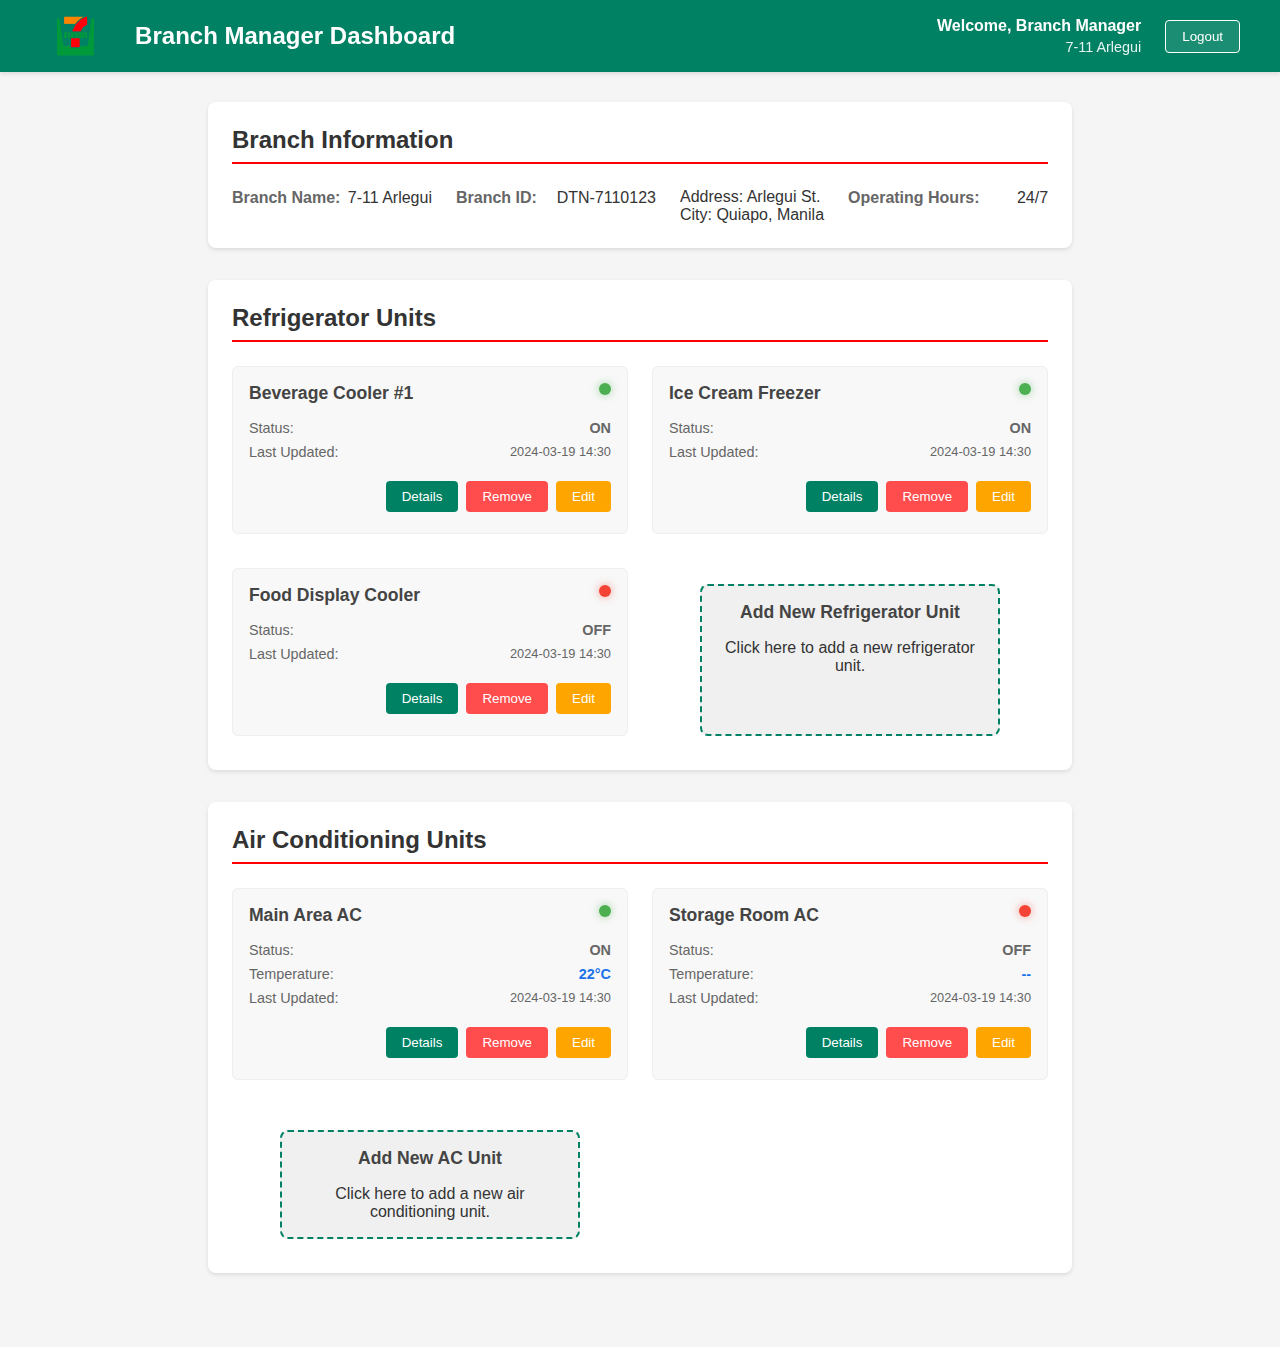
<file: dashb_branch_manager/index.html>
<!DOCTYPE html>
<html lang="en">
<head>
    <meta charset="UTF-8">
    <meta name="viewport" content="width=device-width, initial-scale=1.0">
    <title>7-11 Manager Dashboard</title>
    <link rel="stylesheet" href="styles.css">
    <style>
        /* Add responsive styles */
        .dashboard-container {
            padding: 10px; /* Add padding for mobile */
        }
        .unit-card {
            width: 100%; /* Make unit cards full width */
            margin-bottom: 10px; /* Space between cards */
        }
        .button-group button {
            width: 100%; /* Make buttons full width */
            margin: 5px 0; /* Space between buttons */
        }
    </style>
</head>
<body>
    <div class="dashboard-container">
        <header class="dashboard-header">
            <div class="header-content">
                <div class="logo-container">
                    <img src="../assets/711-logo.png" alt="7-11 Logo" class="logo">
                    <h1>Branch Manager Dashboard</h1>
                </div>
                <div class="user-info">
                    <div class="user-details">
                        <span class="user-name">Welcome, Branch Manager</span>
                        <span class="current-branch">7-11 Arlegui</span>
                    </div>
                    <button class="logout-btn">Logout</button>
                </div>
            </div>
        </header>

        <main class="dashboard-content">
            <div class="branch-info-card">
                <h2>Branch Information</h2>
                <div class="branch-details">
                    <div class="info-item">
                        <label>Branch Name:</label>
                        <span>7-11 Arlegui</span>
                    </div>
                    <div class="info-item">
                        <label>Branch ID:</label>
                        <span>DTN-7110123</span>
                    </div>
                    <div class="address-layer">
                        <div class="address-item">
                            <label>Address:</label>
                            <span>Arlegui St.</span>
                        </div>
                        <div class="address-item">
                            <label>City:</label>
                            <span>Quiapo, Manila</span>
                        </div>
                    </div>
                    <div class="info-item">
                        <label>Operating Hours:</label>
                        <span>24/7</span>
                    </div>
                </div>
            </div>

            <div class="status-card refrigerators">
                <h2>Refrigerator Units</h2>
                <div class="unit-grid" id="refrigeratorUnits">
                    <div class="unit-card">
                        <h3>Beverage Cooler #1</h3>
                        <div class="status-indicator on"></div>
                        <div class="unit-details">
                            <p>Status: <span class="status-text">ON</span></p>
                            <!-- <p>Temperature: <span class="temp">2.5°C</span></p> -->
                            <p>Last Updated: <span class="timestamp">2024-03-19 14:30</span></p>
                        </div>
                        <div class="management-options">
                            <div class="button-group">
                                <button class="option-btn" onclick="openModal('Beverage Cooler #1')">Details</button>
                                <button class="remove-btn" onclick="removeUnit(this)">Remove</button>
                                <button class="edit-btn" onclick="editUnit(this)">Edit</button>
                            </div>
                        </div>
                    </div>
                    <div class="unit-card">
                        <h3>Ice Cream Freezer</h3>
                        <div class="status-indicator on"></div>
                        <div class="unit-details">
                            <p>Status: <span class="status-text">ON</span></p>
                            <!--<p>Temperature: <span class="temp">-18°C</span></p> -->
                            <p>Last Updated: <span class="timestamp">2024-03-19 14:30</span></p>
                        </div>
                        <div class="management-options">
                            <div class="button-group">
                                <button class="option-btn" onclick="openModal('Ice Cream Freezer')">Details</button>
                                <button class="remove-btn" onclick="removeUnit(this)">Remove</button>
                                <button class="edit-btn" onclick="editUnit(this)">Edit</button>
                            </div>
                        </div>
                    </div>
                    <div class="unit-card">
                        <h3>Food Display Cooler</h3>
                        <div class="status-indicator off"></div>
                        <div class="unit-details">
                            <p>Status: <span class="status-text">OFF</span></p>
                            <!-- <p>Temperature: <span class="temp">8°C</span></p> -->
                            <p>Last Updated: <span class="timestamp">2024-03-19 14:30</span></p>
                        </div>
                        <div class="management-options">
                            <div class="button-group">
                                <button class="option-btn" onclick="openModal('Food Display Cooler')">Details</button>
                                <button class="remove-btn" onclick="removeUnit(this)">Remove</button>
                                <button class="edit-btn" onclick="editUnit(this)">Edit</button>
                            </div>
                        </div>
                    </div>
                    <div class="unit-card add-unit" onclick="showAddUnitModal('Refrigerator')">
                        <h3>Add New Refrigerator Unit</h3>
                        <p>Click here to add a new refrigerator unit.</p>
                    </div>
                </div>
            </div>

            <div class="status-card air-conditioning">
                <h2>Air Conditioning Units</h2>
                <div class="unit-grid" id="airConditioningUnits">
                    <div class="unit-card">
                        <h3>Main Area AC</h3>
                        <div class="status-indicator on"></div>
                        <div class="unit-details">
                            <p>Status: <span class="status-text">ON</span></p>
                            <p>Temperature: <span class="temp">22°C</span></p>
                            <p>Last Updated: <span class="timestamp">2024-03-19 14:30</span></p>
                        </div>
                        <div class="management-options">
                            <div class="button-group">
                                <button class="option-btn" onclick="openModal('Main Area AC')">Details</button>
                                <button class="remove-btn" onclick="removeUnit(this)">Remove</button>
                                <button class="edit-btn" onclick="editUnit(this)">Edit</button>
                            </div>
                        </div>
                    </div>
                    <div class="unit-card">
                        <h3>Storage Room AC</h3>
                        <div class="status-indicator off"></div>
                        <div class="unit-details">
                            <p>Status: <span class="status-text">OFF</span></p>
                            <p>Temperature: <span class="temp">--</span></p>
                            <p>Last Updated: <span class="timestamp">2024-03-19 14:30</span></p>
                        </div>
                        <div class="management-options">
                            <div class="button-group">
                                <button class="option-btn" onclick="openModal('Storage Room AC')">Details</button>
                                <button class="remove-btn" onclick="removeUnit(this)">Remove</button>
                                <button class="edit-btn" onclick="editUnit(this)">Edit</button>
                            </div>
                        </div>
                    </div>
                    <div class="unit-card add-unit" onclick="showAddUnitModal('AC')">
                        <h3>Add New AC Unit</h3>
                        <p>Click here to add a new air conditioning unit.</p>
                    </div>
                </div>
            </div>
        </main>
    </div>
    <div id="detailsModal" class="modal">
        <div class="modal-content">
            <span class="close" onclick="closeModal()">&times;</span>
            <h2>Temperature Over Time</h2>
            <canvas id="temperatureChart"></canvas>
            <h3>Update Logs</h3>
            <div id="updateLogs"></div>
        </div>
    </div>
    <script src="script.js"></script>
</body>
</html>
</file>
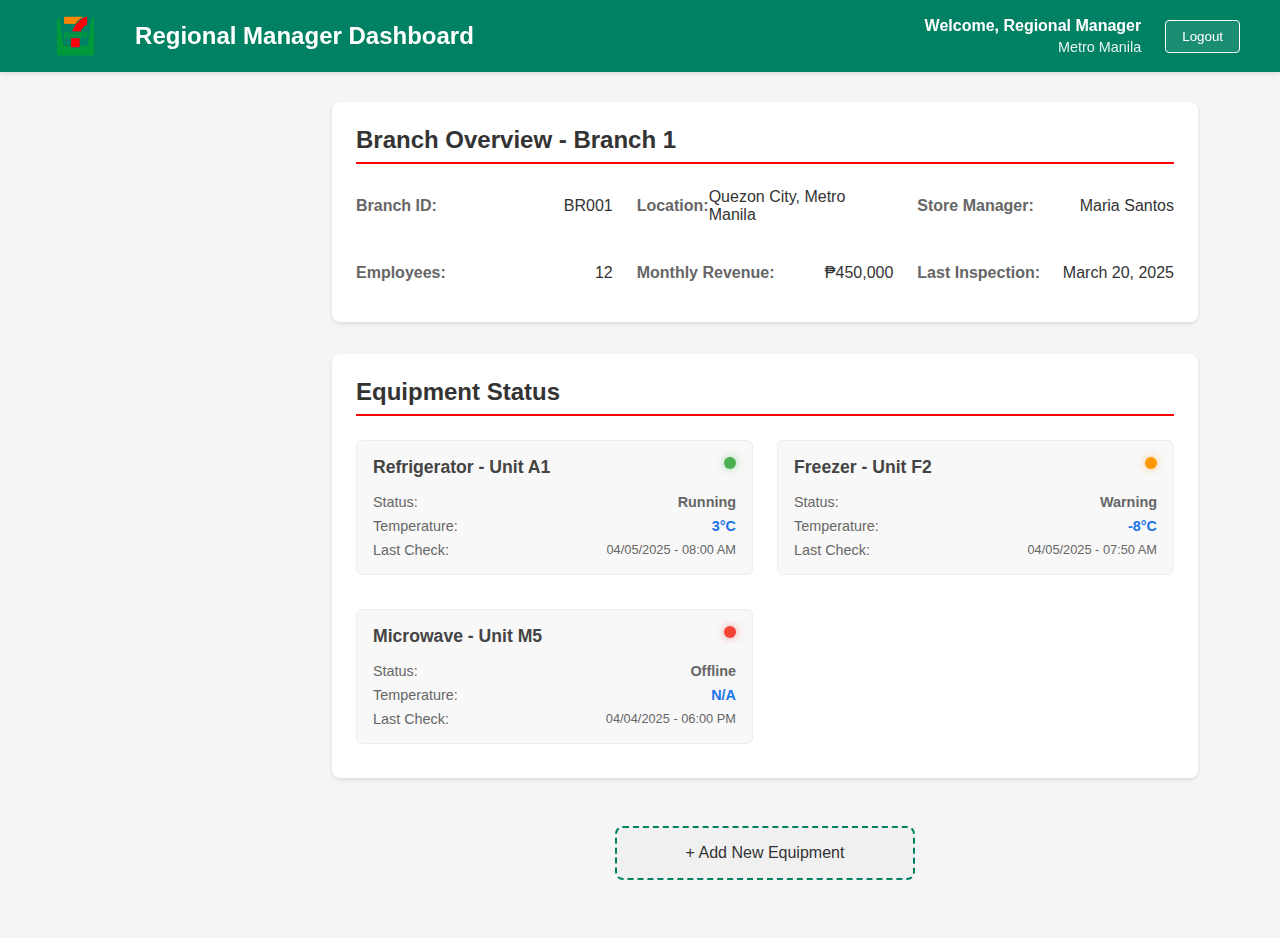
<file: dashb_regional_manager/index.html>
<!DOCTYPE html>
<html lang="en">
<head>
    <meta charset="UTF-8">
    <meta name="viewport" content="width=device-width, initial-scale=1.0">
    <title>7-11 Regional Manager Dashboard</title>
    <link rel="stylesheet" href="styles.css">
    <style>
        /* Add responsive styles */
        .dashboard-container {
            padding: 10px; /* Add padding for mobile */
        }
        .unit-card {
            width: 100%; /* Make unit cards full width */
            margin-bottom: 10px; /* Space between cards */
        }
        .button-group button {
            width: 100%; /* Make buttons full width */
            margin: 5px 0; /* Space between buttons */
        }
    </style>
</head>
<body>
    <div class="dashboard-container">
        <header class="dashboard-header">
            <div class="header-content">
                <div class="logo-container">
                    <img src="../assets/711-logo.png" alt="7-11 Logo" class="logo">
                    <h1>Regional Manager Dashboard</h1>
                </div>
                <div class="user-info">
                    <div class="user-details">
                        <span class="user-name">Welcome, Regional Manager</span>
                        <span class="current-branch">Metro Manila</span>
                    </div>
                    <button class="logout-btn">Logout</button>
                </div>
            </div>
        </header>
        <aside class="sidebar">
            <div class="branch-item">Branch 1</div>
            <div class="branch-item">Branch 2</div>
            <div class="branch-item">Branch 3</div>
        </aside>
        <main class="dashboard-content">
            <!-- Branch Info Section -->
<section class="branch-info-card">
    <h2>Branch Overview - Branch 1</h2>
    <div class="branch-details">
        <div class="info-item">
            <label>Branch ID:</label>
            <span>BR001</span>
        </div>
        <div class="info-item">
            <label>Location:</label>
            <span>Quezon City, Metro Manila</span>
        </div>
        <div class="info-item">
            <label>Store Manager:</label>
            <span>Maria Santos</span>
        </div>
        <div class="info-item">
            <label>Employees:</label>
            <span>12</span>
        </div>
        <div class="info-item">
            <label>Monthly Revenue:</label>
            <span>₱450,000</span>
        </div>
        <div class="info-item">
            <label>Last Inspection:</label>
            <span>March 20, 2025</span>
        </div>
    </div>
</section>

<!-- Equipment Status Section -->
<section class="status-card">
    <h2>Equipment Status</h2>
    <div class="unit-grid">
        <div class="unit-card">
            <div class="status-indicator on"></div>
            <h3>Refrigerator - Unit A1</h3>
            <div class="unit-details">
                <p><span>Status:</span><span class="status-text">Running</span></p>
                <p><span>Temperature:</span><span class="temp">3°C</span></p>
                <p><span>Last Check:</span><span class="timestamp">04/05/2025 - 08:00 AM</span></p>
            </div>
        </div>

        <div class="unit-card">
            <div class="status-indicator warning"></div>
            <h3>Freezer - Unit F2</h3>
            <div class="unit-details">
                <p><span>Status:</span><span class="status-text">Warning</span></p>
                <p><span>Temperature:</span><span class="temp">-8°C</span></p>
                <p><span>Last Check:</span><span class="timestamp">04/05/2025 - 07:50 AM</span></p>
            </div>
        </div>

        <div class="unit-card">
            <div class="status-indicator off"></div>
            <h3>Microwave - Unit M5</h3>
            <div class="unit-details">
                <p><span>Status:</span><span class="status-text">Offline</span></p>
                <p><span>Temperature:</span><span class="temp">N/A</span></p>
                <p><span>Last Check:</span><span class="timestamp">04/04/2025 - 06:00 PM</span></p>
            </div>
        </div>
    </div>
</section>

<!-- Add Unit Button -->
<div class="add-unit">
    + Add New Equipment
</div>
        </main>
    </div>
</body>
</html>
</file>
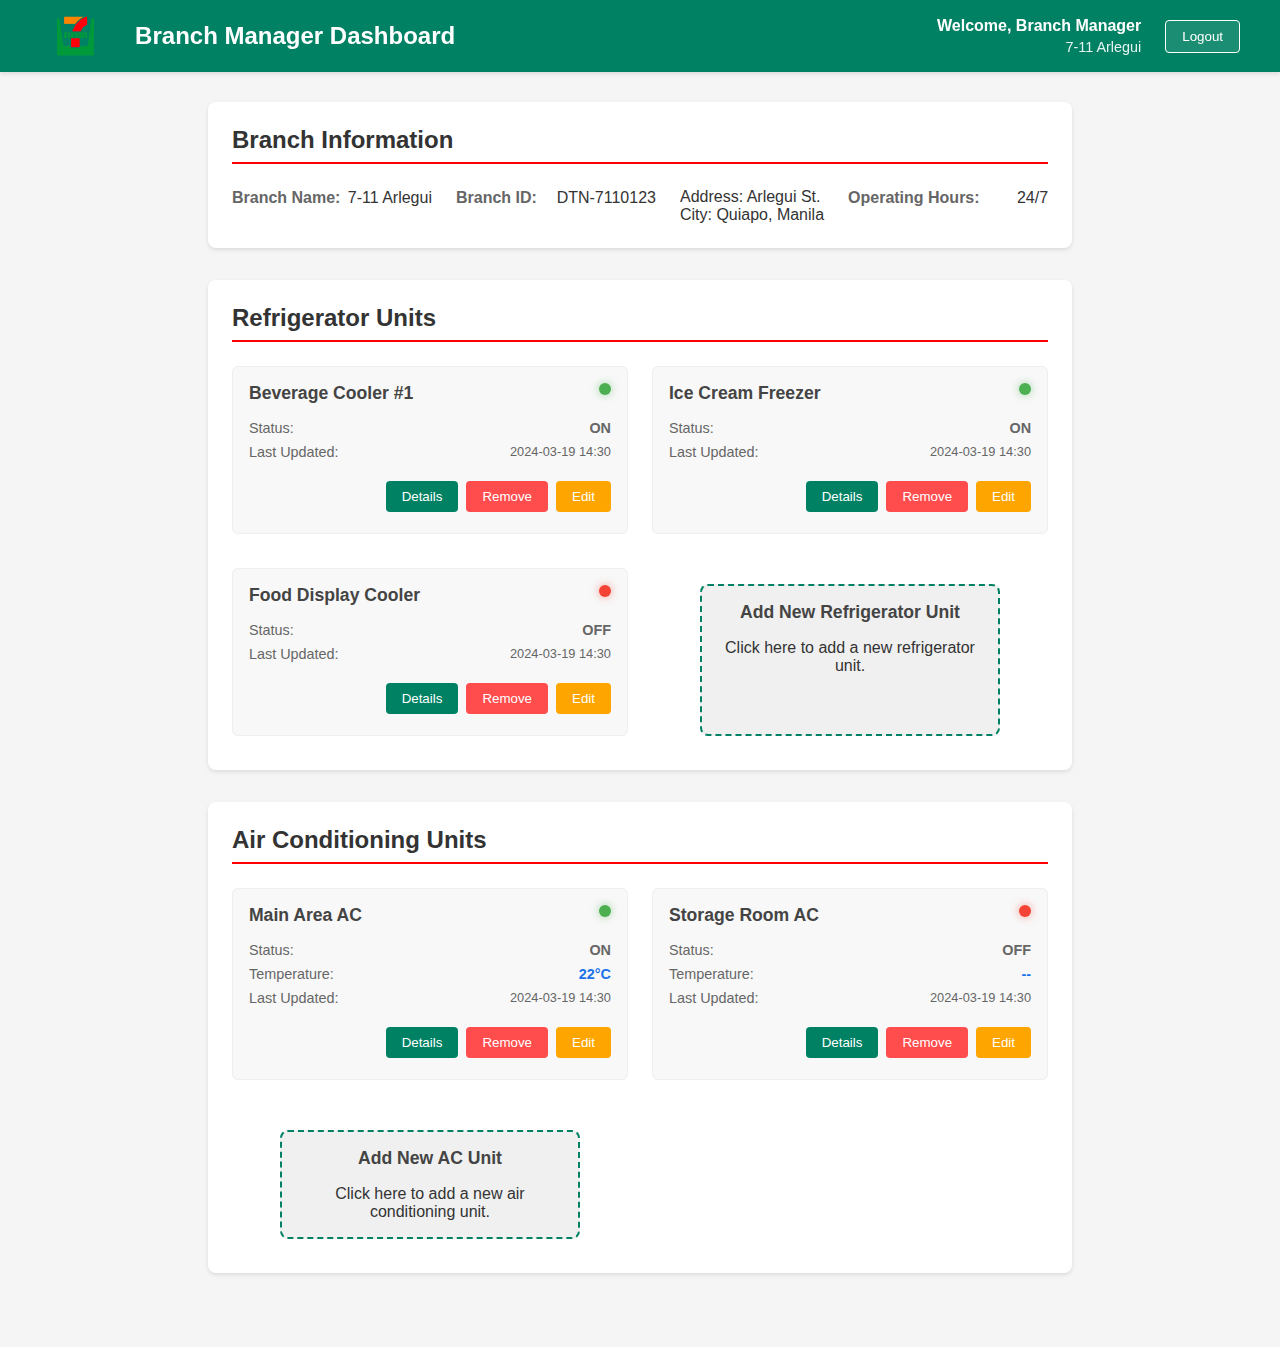
<file: 05042025-1148AM/dashb_branch_manager/index.html>
<!DOCTYPE html>
<html lang="en">
<head>
    <meta charset="UTF-8">
    <meta name="viewport" content="width=device-width, initial-scale=1.0">
    <title>7-11 Manager Dashboard</title>
    <link rel="stylesheet" href="styles.css">
    <style>
        /* Add responsive styles */
        .dashboard-container {
            padding: 10px; /* Add padding for mobile */
        }
        .unit-card {
            width: 100%; /* Make unit cards full width */
            margin-bottom: 10px; /* Space between cards */
        }
        .button-group button {
            width: 100%; /* Make buttons full width */
            margin: 5px 0; /* Space between buttons */
        }
    </style>
</head>
<body>
    <div class="dashboard-container">
        <header class="dashboard-header">
            <div class="header-content">
                <div class="logo-container">
                    <img src="../assets/711-logo.png" alt="7-11 Logo" class="logo">
                    <h1>Branch Manager Dashboard</h1>
                </div>
                <div class="user-info">
                    <div class="user-details">
                        <span class="user-name">Welcome, Branch Manager</span>
                        <span class="current-branch">7-11 Arlegui</span>
                    </div>
                    <button class="logout-btn">Logout</button>
                </div>
            </div>
        </header>

        <main class="dashboard-content">
            <div class="branch-info-card">
                <h2>Branch Information</h2>
                <div class="branch-details">
                    <div class="info-item">
                        <label>Branch Name:</label>
                        <span>7-11 Arlegui</span>
                    </div>
                    <div class="info-item">
                        <label>Branch ID:</label>
                        <span>DTN-7110123</span>
                    </div>
                    <div class="address-layer">
                        <div class="address-item">
                            <label>Address:</label>
                            <span>Arlegui St.</span>
                        </div>
                        <div class="address-item">
                            <label>City:</label>
                            <span>Quiapo, Manila</span>
                        </div>
                    </div>
                    <div class="info-item">
                        <label>Operating Hours:</label>
                        <span>24/7</span>
                    </div>
                </div>
            </div>

            <div class="status-card refrigerators">
                <h2>Refrigerator Units</h2>
                <div class="unit-grid" id="refrigeratorUnits">
                    <div class="unit-card">
                        <h3>Beverage Cooler #1</h3>
                        <div class="status-indicator on"></div>
                        <div class="unit-details">
                            <p>Status: <span class="status-text">ON</span></p>
                            <!-- <p>Temperature: <span class="temp">2.5°C</span></p> -->
                            <p>Last Updated: <span class="timestamp">2024-03-19 14:30</span></p>
                        </div>
                        <div class="management-options">
                            <div class="button-group">
                                <button class="option-btn" onclick="openModal('Beverage Cooler #1')">Details</button>
                                <button class="remove-btn" onclick="removeUnit(this)">Remove</button>
                                <button class="edit-btn" onclick="editUnit(this)">Edit</button>
                            </div>
                        </div>
                    </div>
                    <div class="unit-card">
                        <h3>Ice Cream Freezer</h3>
                        <div class="status-indicator on"></div>
                        <div class="unit-details">
                            <p>Status: <span class="status-text">ON</span></p>
                            <!--<p>Temperature: <span class="temp">-18°C</span></p> -->
                            <p>Last Updated: <span class="timestamp">2024-03-19 14:30</span></p>
                        </div>
                        <div class="management-options">
                            <div class="button-group">
                                <button class="option-btn" onclick="openModal('Ice Cream Freezer')">Details</button>
                                <button class="remove-btn" onclick="removeUnit(this)">Remove</button>
                                <button class="edit-btn" onclick="editUnit(this)">Edit</button>
                            </div>
                        </div>
                    </div>
                    <div class="unit-card">
                        <h3>Food Display Cooler</h3>
                        <div class="status-indicator off"></div>
                        <div class="unit-details">
                            <p>Status: <span class="status-text">OFF</span></p>
                            <!-- <p>Temperature: <span class="temp">8°C</span></p> -->
                            <p>Last Updated: <span class="timestamp">2024-03-19 14:30</span></p>
                        </div>
                        <div class="management-options">
                            <div class="button-group">
                                <button class="option-btn" onclick="openModal('Food Display Cooler')">Details</button>
                                <button class="remove-btn" onclick="removeUnit(this)">Remove</button>
                                <button class="edit-btn" onclick="editUnit(this)">Edit</button>
                            </div>
                        </div>
                    </div>
                    <div class="unit-card add-unit" onclick="showAddUnitModal('Refrigerator')">
                        <h3>Add New Refrigerator Unit</h3>
                        <p>Click here to add a new refrigerator unit.</p>
                    </div>
                </div>
            </div>

            <div class="status-card air-conditioning">
                <h2>Air Conditioning Units</h2>
                <div class="unit-grid" id="airConditioningUnits">
                    <div class="unit-card">
                        <h3>Main Area AC</h3>
                        <div class="status-indicator on"></div>
                        <div class="unit-details">
                            <p>Status: <span class="status-text">ON</span></p>
                            <p>Temperature: <span class="temp">22°C</span></p>
                            <p>Last Updated: <span class="timestamp">2024-03-19 14:30</span></p>
                        </div>
                        <div class="management-options">
                            <div class="button-group">
                                <button class="option-btn" onclick="openModal('Main Area AC')">Details</button>
                                <button class="remove-btn" onclick="removeUnit(this)">Remove</button>
                                <button class="edit-btn" onclick="editUnit(this)">Edit</button>
                            </div>
                        </div>
                    </div>
                    <div class="unit-card">
                        <h3>Storage Room AC</h3>
                        <div class="status-indicator off"></div>
                        <div class="unit-details">
                            <p>Status: <span class="status-text">OFF</span></p>
                            <p>Temperature: <span class="temp">--</span></p>
                            <p>Last Updated: <span class="timestamp">2024-03-19 14:30</span></p>
                        </div>
                        <div class="management-options">
                            <div class="button-group">
                                <button class="option-btn" onclick="openModal('Storage Room AC')">Details</button>
                                <button class="remove-btn" onclick="removeUnit(this)">Remove</button>
                                <button class="edit-btn" onclick="editUnit(this)">Edit</button>
                            </div>
                        </div>
                    </div>
                    <div class="unit-card add-unit" onclick="showAddUnitModal('AC')">
                        <h3>Add New AC Unit</h3>
                        <p>Click here to add a new air conditioning unit.</p>
                    </div>
                </div>
            </div>
        </main>
    </div>
    <div id="detailsModal" class="modal">
        <div class="modal-content">
            <span class="close" onclick="closeModal()">&times;</span>
            <h2>Temperature Over Time</h2>
            <canvas id="temperatureChart"></canvas>
            <h3>Update Logs</h3>
            <div id="updateLogs"></div>
        </div>
    </div>
    <script src="script.js"></script>
</body>
</html>
</file>
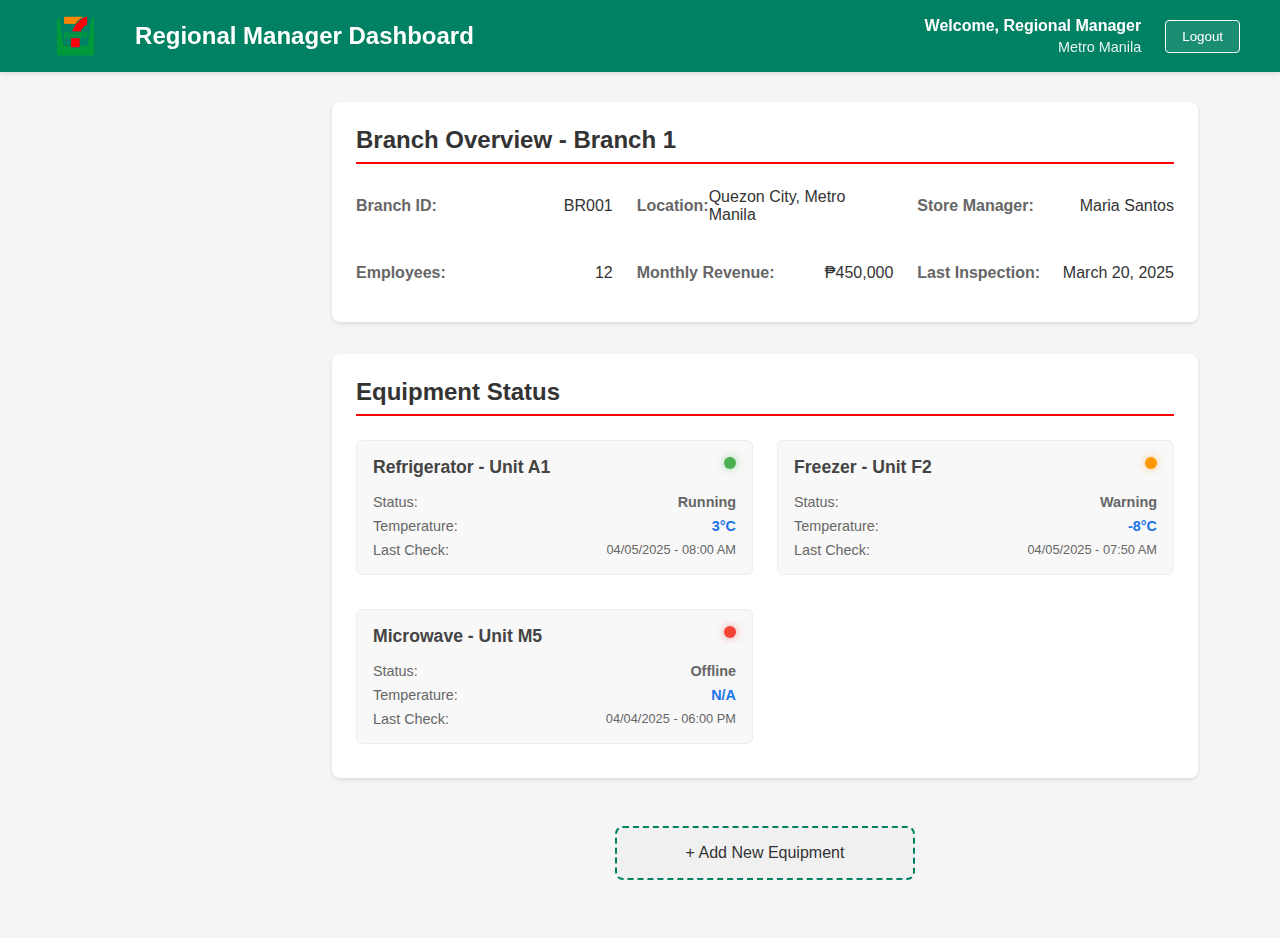
<file: 05042025-1148AM/dashb_regional_manager/index.html>
<!DOCTYPE html>
<html lang="en">
<head>
    <meta charset="UTF-8">
    <meta name="viewport" content="width=device-width, initial-scale=1.0">
    <title>7-11 Regional Manager Dashboard</title>
    <link rel="stylesheet" href="styles.css">
    <style>
        /* Add responsive styles */
        .dashboard-container {
            padding: 10px; /* Add padding for mobile */
        }
        .unit-card {
            width: 100%; /* Make unit cards full width */
            margin-bottom: 10px; /* Space between cards */
        }
        .button-group button {
            width: 100%; /* Make buttons full width */
            margin: 5px 0; /* Space between buttons */
        }
    </style>
</head>
<body>
    <div class="dashboard-container">
        <header class="dashboard-header">
            <div class="header-content">
                <div class="logo-container">
                    <img src="../assets/711-logo.png" alt="7-11 Logo" class="logo">
                    <h1>Regional Manager Dashboard</h1>
                </div>
                <div class="user-info">
                    <div class="user-details">
                        <span class="user-name">Welcome, Regional Manager</span>
                        <span class="current-branch">Metro Manila</span>
                    </div>
                    <button class="logout-btn">Logout</button>
                </div>
            </div>
        </header>
        <aside class="sidebar">
            <div class="branch-item">Branch 1</div>
            <div class="branch-item">Branch 2</div>
            <div class="branch-item">Branch 3</div>
        </aside>
        <main class="dashboard-content">
            <!-- Branch Info Section -->
<section class="branch-info-card">
    <h2>Branch Overview - Branch 1</h2>
    <div class="branch-details">
        <div class="info-item">
            <label>Branch ID:</label>
            <span>BR001</span>
        </div>
        <div class="info-item">
            <label>Location:</label>
            <span>Quezon City, Metro Manila</span>
        </div>
        <div class="info-item">
            <label>Store Manager:</label>
            <span>Maria Santos</span>
        </div>
        <div class="info-item">
            <label>Employees:</label>
            <span>12</span>
        </div>
        <div class="info-item">
            <label>Monthly Revenue:</label>
            <span>₱450,000</span>
        </div>
        <div class="info-item">
            <label>Last Inspection:</label>
            <span>March 20, 2025</span>
        </div>
    </div>
</section>

<!-- Equipment Status Section -->
<section class="status-card">
    <h2>Equipment Status</h2>
    <div class="unit-grid">
        <div class="unit-card">
            <div class="status-indicator on"></div>
            <h3>Refrigerator - Unit A1</h3>
            <div class="unit-details">
                <p><span>Status:</span><span class="status-text">Running</span></p>
                <p><span>Temperature:</span><span class="temp">3°C</span></p>
                <p><span>Last Check:</span><span class="timestamp">04/05/2025 - 08:00 AM</span></p>
            </div>
        </div>

        <div class="unit-card">
            <div class="status-indicator warning"></div>
            <h3>Freezer - Unit F2</h3>
            <div class="unit-details">
                <p><span>Status:</span><span class="status-text">Warning</span></p>
                <p><span>Temperature:</span><span class="temp">-8°C</span></p>
                <p><span>Last Check:</span><span class="timestamp">04/05/2025 - 07:50 AM</span></p>
            </div>
        </div>

        <div class="unit-card">
            <div class="status-indicator off"></div>
            <h3>Microwave - Unit M5</h3>
            <div class="unit-details">
                <p><span>Status:</span><span class="status-text">Offline</span></p>
                <p><span>Temperature:</span><span class="temp">N/A</span></p>
                <p><span>Last Check:</span><span class="timestamp">04/04/2025 - 06:00 PM</span></p>
            </div>
        </div>
    </div>
</section>

<!-- Add Unit Button -->
<div class="add-unit">
    + Add New Equipment
</div>
        </main>
    </div>
</body>
</html>
</file>
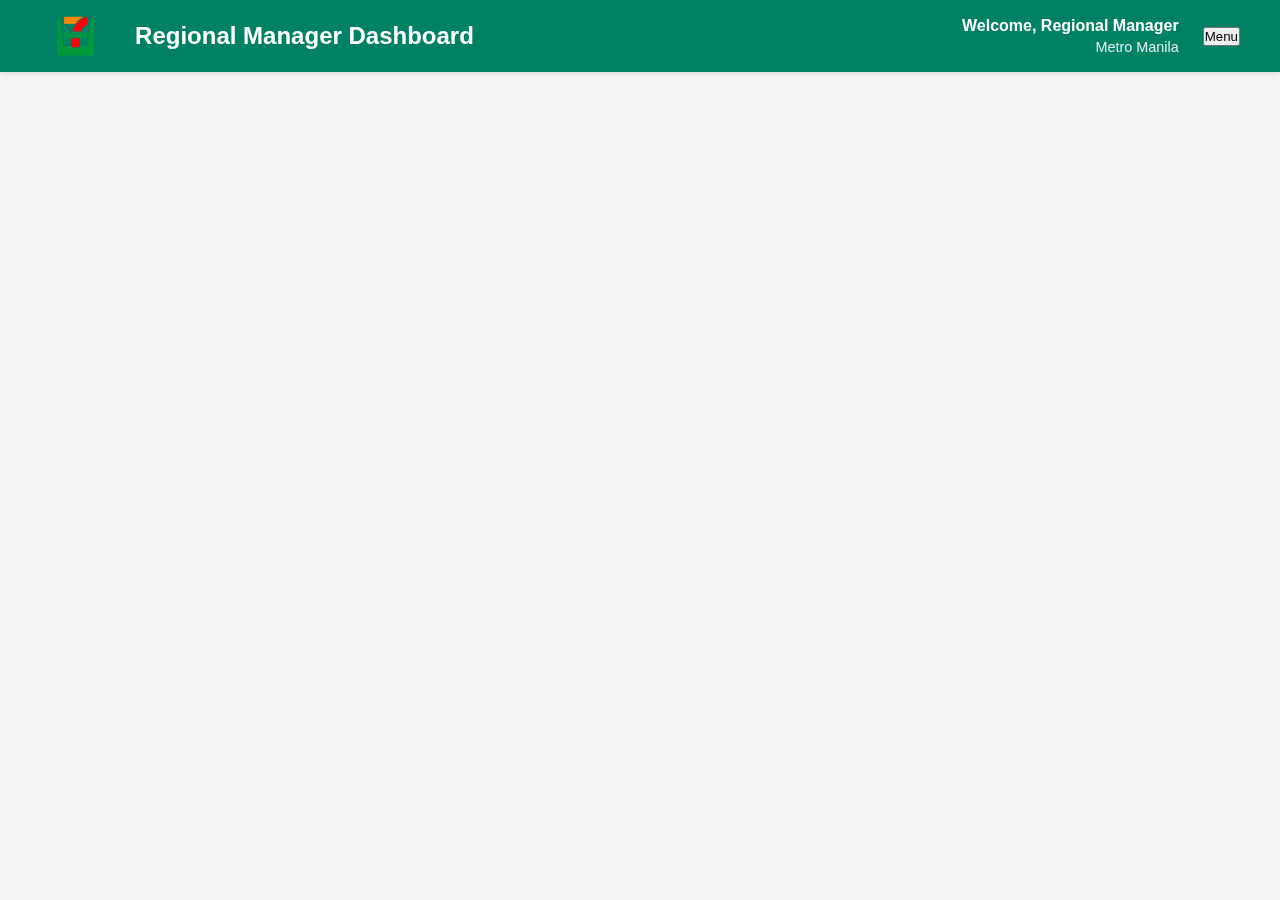
<file: dashb_regional_manager/dashb_regional.html>
<!DOCTYPE html>
<html lang="en">
<head>
    <meta charset="UTF-8">
    <meta name="viewport" content="width=device-width, initial-scale=1.0">
    <title>7-11 Manager Dashboard</title>
    <link rel="stylesheet" href="styles.css">
    <style>
        /* Add responsive styles */
        .dashboard-container {
            padding: 10px; /* Add padding for mobile */
        }
        .unit-card {
            width: 100%; /* Make unit cards full width */
            margin-bottom: 10px; /* Space between cards */
        }
        .button-group button {
            width: 100%; /* Make buttons full width */
            margin: 5px 0; /* Space between buttons */
        }
    </style>
</head>
<body>
    <div class="dashboard-container">
        <header class="dashboard-header">
            <div class="header-content">
                <div class="logo-container">
                    <img src="../assets/711-logo.png" alt="7-11 Logo" class="logo">
                    <h1>Regional Manager Dashboard</h1>
                </div>
                <div class="user-info">
                    <div class="user-details">
                        <span class="user-name">Welcome, Regional Manager</span>
                        <span class="current-branch">Metro Manila</span>
                    </div>
                    <button class="menu-btn">Menu</button>
                </div>
            </div>
        </header>
        <aside class="sidebar">
            <div class="branch-item">Branch 1</div>
            <div class="branch-item">Branch 2</div>
            <div class="branch-item">Branch 3</div>
        </aside>
        <main class="dashboard-content">
            <!-- Main dashboard content goes here -->
        </main>
    </div>
</body>
</html>
</file>
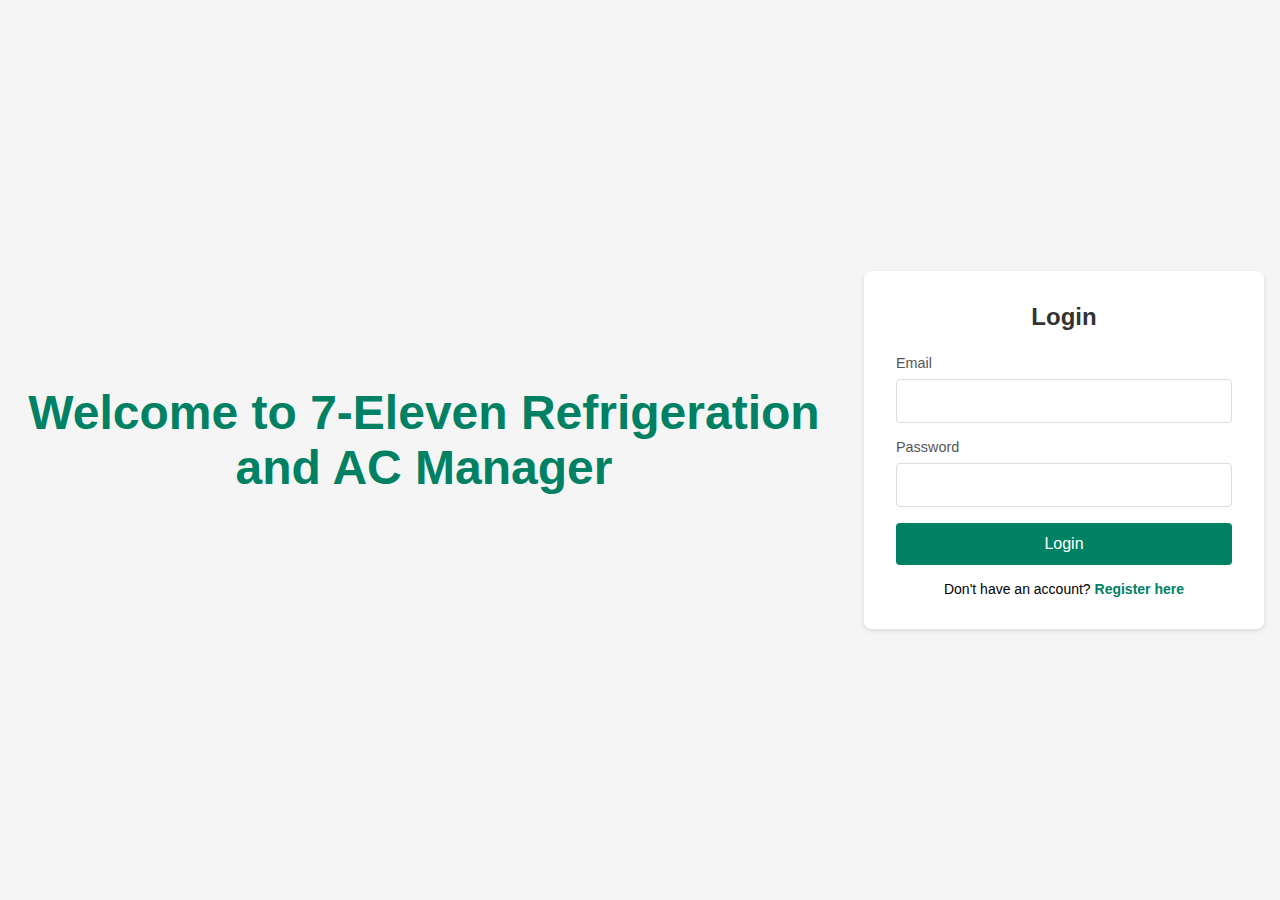
<file: login/login.html>
<!DOCTYPE html>
<html lang="en">
<head>
    <meta charset="UTF-8">
    <meta name="viewport" content="width=device-width, initial-scale=1.0">
    <title>Login Page</title>
    <link rel="stylesheet" href="styles.css">
    <script type="module" src="app.js"></script>
</head>
<body>
    <div class="header">
        <h1>Welcome to 7-Eleven Refrigeration and AC Manager</h1>
    </div>
    <div class="login-container">
        <form id="loginForm" class="login-form">
            <h2>Login</h2>
            <div class="form-group">
                <label for="username">Email</label>
                <input type="email" id="username" name="username" required>
            </div>
            <div class="form-group">
                <label for="password">Password</label>
                <input type="password" id="password" name="password" required>
            </div>
            <button type="submit">Login</button>
            <p id="message" class="message"></p>
            <p class="switch-form">
                Don't have an account? <a href="../register/register.html">Register here</a>
            </p>
        </form>
    </div>
</body>
</html>
</file>
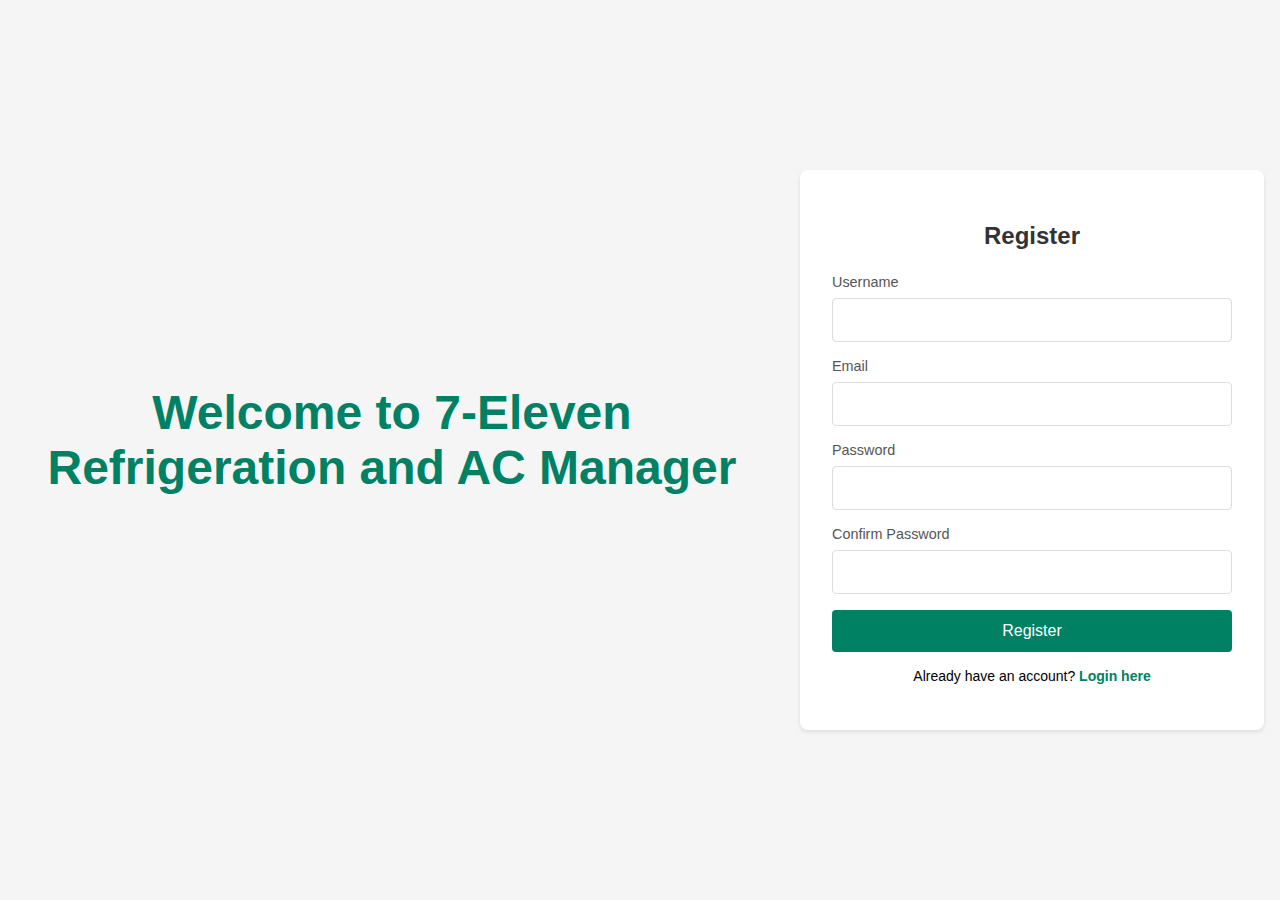
<file: register/register.html>
<!DOCTYPE html>
<html lang="en">
<head>
    <meta charset="UTF-8">
    <meta name="viewport" content="width=device-width, initial-scale=1.0">
    <title>Register Page</title>
    <link rel="stylesheet" href="styles.css">
</head>
<body>
    <div class="header">
        <h1>Welcome to 7-Eleven Refrigeration and AC Manager</h1>
    </div>
    <div class="login-container">
        <form id="registerForm" class="login-form">
            <h2>Register</h2>
            <div class="form-group">
                <label for="username">Username</label>
                <input type="text" id="username" name="username" required>
            </div>
            <div class="form-group">
                <label for="email">Email</label>
                <input type="email" id="email" name="email" required>
            </div>
            <div class="form-group">
                <label for="password">Password</label>
                <input type="password" id="password" name="password" required>
            </div>
            <div class="form-group">
                <label for="confirmPassword">Confirm Password</label>
                <input type="password" id="confirmPassword" name="confirmPassword" required>
            </div>
            <button type="submit">Register</button>
            <p id="message" class="message"></p>
            <p class="switch-form">
                Already have an account? <a href="../login/index.html">Login here</a>
            </p>
        </form>
    </div>
    <script src="register.js"></script>
</body>
</html>
</file>
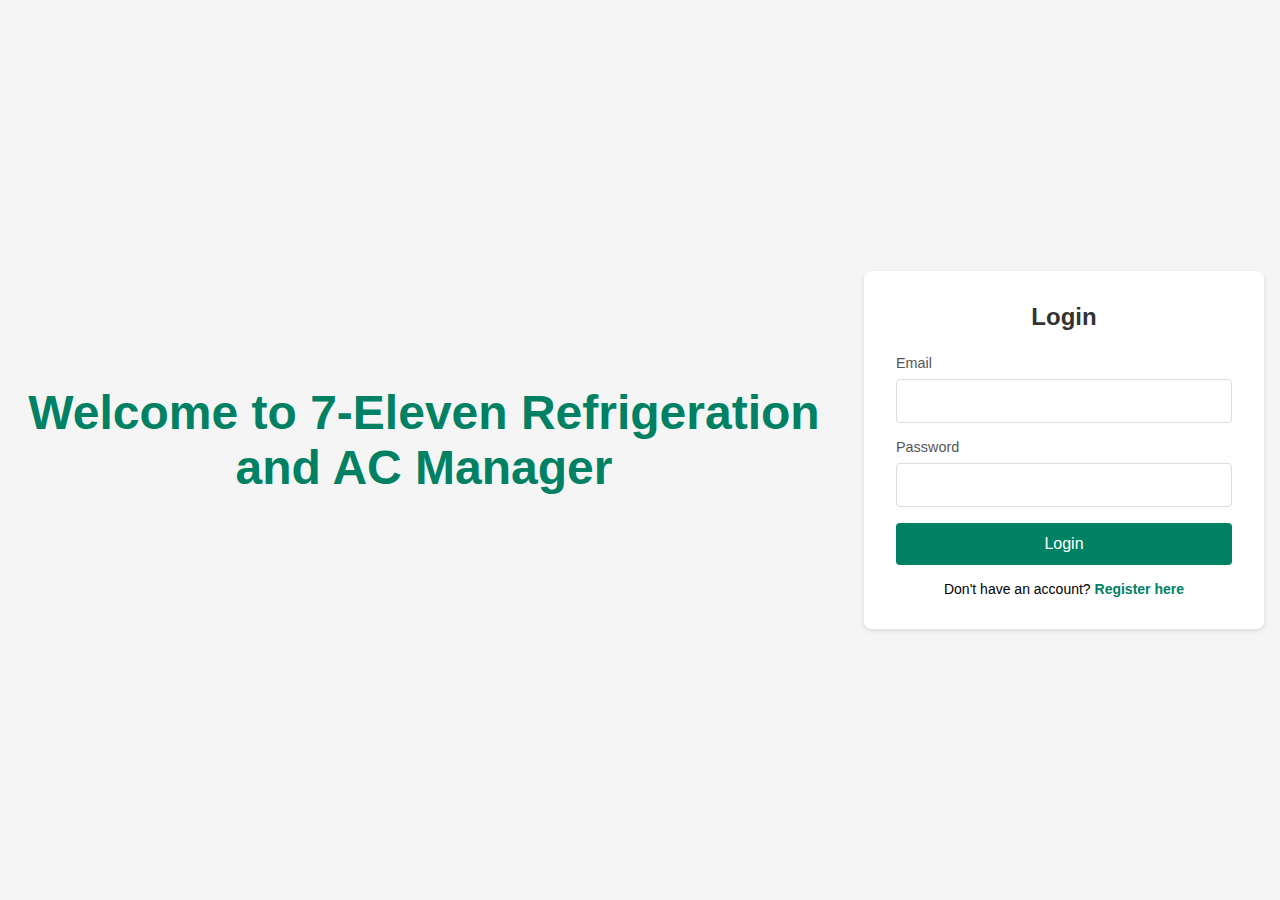
<file: 05042025-1148AM/login/login.html>
<!DOCTYPE html>
<html lang="en">
<head>
    <meta charset="UTF-8">
    <meta name="viewport" content="width=device-width, initial-scale=1.0">
    <title>Login Page</title>
    <link rel="stylesheet" href="styles.css">
    <script type="module" src="app.js"></script>
</head>
<body>
    <div class="header">
        <h1>Welcome to 7-Eleven Refrigeration and AC Manager</h1>
    </div>
    <div class="login-container">
        <form id="loginForm" class="login-form">
            <h2>Login</h2>
            <div class="form-group">
                <label for="username">Email</label>
                <input type="email" id="username" name="username" required>
            </div>
            <div class="form-group">
                <label for="password">Password</label>
                <input type="password" id="password" name="password" required>
            </div>
            <button type="submit">Login</button>
            <p id="message" class="message"></p>
            <p class="switch-form">
                Don't have an account? <a href="../register/register.html">Register here</a>
            </p>
        </form>
    </div>
</body>
</html>
</file>
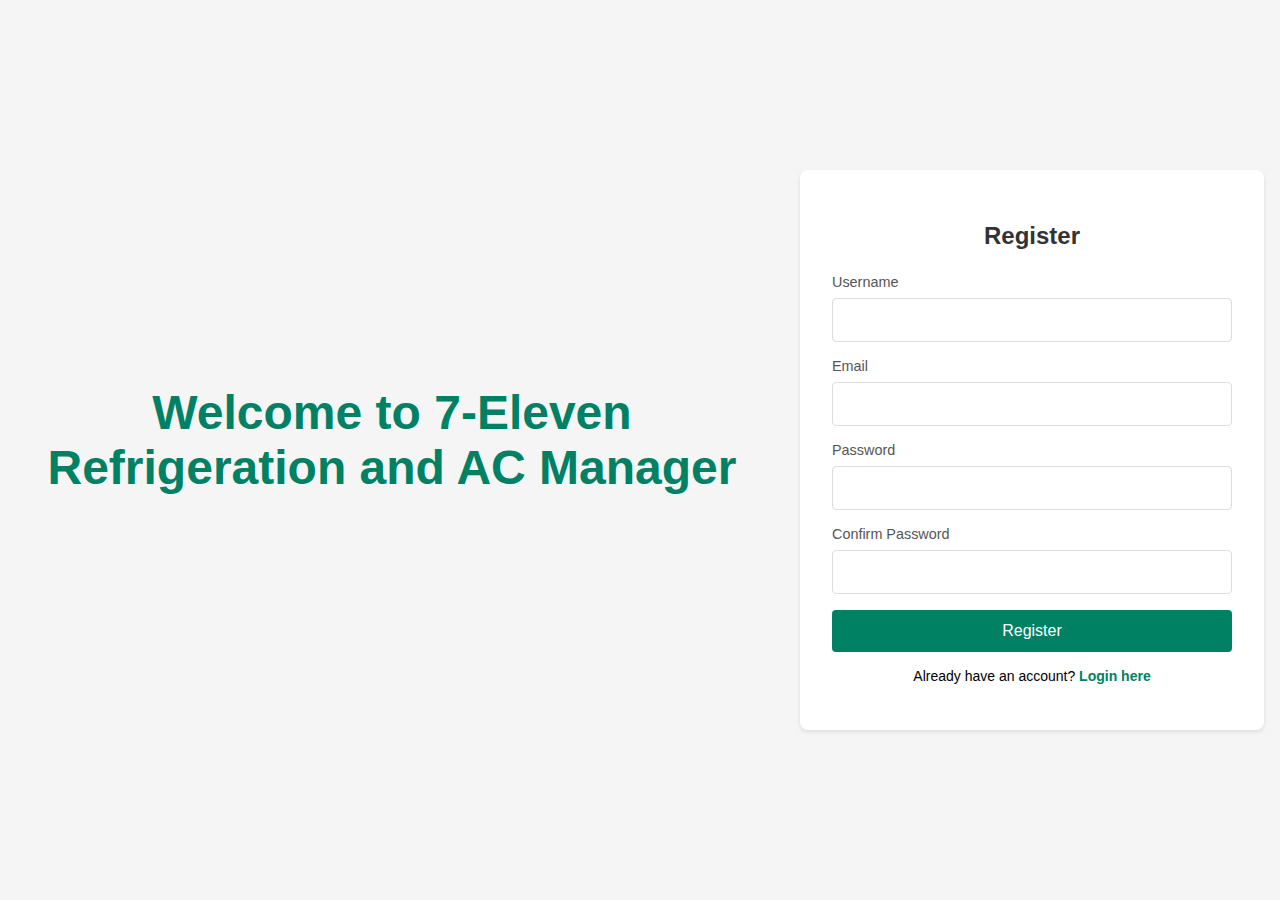
<file: 05042025-1148AM/register/register.html>
<!DOCTYPE html>
<html lang="en">
<head>
    <meta charset="UTF-8">
    <meta name="viewport" content="width=device-width, initial-scale=1.0">
    <title>Register Page</title>
    <link rel="stylesheet" href="styles.css">
</head>
<body>
    <div class="header">
        <h1>Welcome to 7-Eleven Refrigeration and AC Manager</h1>
    </div>
    <div class="login-container">
        <form id="registerForm" class="login-form">
            <h2>Register</h2>
            <div class="form-group">
                <label for="username">Username</label>
                <input type="text" id="username" name="username" required>
            </div>
            <div class="form-group">
                <label for="email">Email</label>
                <input type="email" id="email" name="email" required>
            </div>
            <div class="form-group">
                <label for="password">Password</label>
                <input type="password" id="password" name="password" required>
            </div>
            <div class="form-group">
                <label for="confirmPassword">Confirm Password</label>
                <input type="password" id="confirmPassword" name="confirmPassword" required>
            </div>
            <button type="submit">Register</button>
            <p id="message" class="message"></p>
            <p class="switch-form">
                Already have an account? <a href="../login/index.html">Login here</a>
            </p>
        </form>
    </div>
    <script src="register.js"></script>
</body>
</html>
</file>
<file: dashb_branch_manager/styles.css>
* {
    margin: 0;
    padding: 0;
    box-sizing: border-box;
}

body {
    font-family: 'Arial', sans-serif;
    background-color: #f5f5f5;
    color: #333;
    display: flex;
    flex-direction: column;
    min-height: 100vh;
}

.dashboard-container {
    max-width: 1200px;
    margin: 0 auto;
    display: flex;
    flex-direction: column;
}

.dashboard-header {
    background-color: #008163;
    color: white;
    padding: 1rem 2rem;
    position: fixed;
    top: 0;
    left: 0;
    width: 100%;
    z-index: 100;
    box-shadow: 0 2px 4px rgba(0, 0, 0, 0.1);
}

.header-content {
    display: flex;
    justify-content: space-between;
    align-items: center;
    max-width: 1200px;
    margin: 0 auto;
}

.logo-container {
    display: flex;
    align-items: center;
    gap: 1.5rem;
}

.logo {
    height: 40px;
    width: auto;
}

.logo-container h1 {
    font-size: 1.5rem;
    white-space: nowrap;
}

.user-info {
    display: flex;
    align-items: center;
    gap: 1.5rem;
}

.user-details {
    display: flex;
    flex-direction: column;
    align-items: flex-end;
    gap: 0.25rem;
}

.user-name {
    font-weight: bold;
}

.current-branch {
    font-size: 0.9rem;
    opacity: 0.9;
}

.logout-btn {
    padding: 0.5rem 1rem;
    background-color: rgba(255, 255, 255, 0.1);
    border: 1px solid white;
    color: white;
    border-radius: 4px;
    cursor: pointer;
    transition: background-color 0.2s;
    white-space: nowrap;
}

.logout-btn:hover {
    background-color: rgba(255, 255, 255, 0.2);
}

.dashboard-content {
    display: flex;
    flex-direction: column;
    padding: 2rem;
}

.branch-info-card{
    margin-top: 60px;
}

.branch-info-card,
.status-card {
    background-color: white;
    border-radius: 8px;
    padding: 1.5rem;
    box-shadow: 0 2px 4px rgba(0, 0, 0, 0.1);
    margin-bottom: 2rem;
}

.branch-info-card h2,
.status-card h2 {
    color: #333;
    margin-bottom: 1.5rem;
    border-bottom: 2px solid #ff0000;
    padding-bottom: 0.5rem;
}

.branch-details {
    display: flex;
    flex-wrap: wrap;
    gap: 1.5rem;
    width: 100%;
}

.info-item {
    flex: 1;
    min-width: 200px;
    display: flex;
    justify-content: space-between;
    align-items: center;
    margin-bottom: 1rem;
}

.info-item label {
    font-weight: bold;
    color: #666;
}

.equipment-status {
    display: flex;
    flex-direction: column;
    gap: 2rem;
}

.unit-grid {
    display: grid;
    grid-template-columns: repeat(auto-fit, minmax(300px, 1fr));
    gap: 1.5rem;
}

.unit-card {
    border: 1px solid #eee;
    border-radius: 6px;
    padding: 1rem;
    position: relative;
    background-color: #f8f8f8;
}

.unit-card h3 {
    color: #444;
    margin-bottom: 1rem;
    font-size: 1.1rem;
}

.status-indicator {
    position: absolute;
    top: 1rem;
    right: 1rem;
    width: 12px;
    height: 12px;
    border-radius: 50%;
}

.status-indicator.on {
    background-color: #4CAF50;
    box-shadow: 0 0 8px rgba(76, 175, 80, 0.5);
}

.status-indicator.off {
    background-color: #f44336;
    box-shadow: 0 0 8px rgba(244, 67, 54, 0.5);
}

.status-indicator.warning {
    background-color: #ff9800;
    box-shadow: 0 0 8px rgba(255, 152, 0, 0.5);
}

.unit-details {
    display: flex;
    flex-direction: column;
    gap: 0.5rem;
}

.unit-details p {
    display: flex;
    justify-content: space-between;
    color: #666;
    font-size: 0.9rem;
}

.status-text {
    font-weight: bold;
}

.temp {
    color: #1a73e8;
    font-weight: bold;
}

.timestamp {
    color: #666;
    font-size: 0.8rem;
}

.nav-toggle {
    display: none;
}

.branch-selector {
    display: none;
}

.dashboard-container.nav-open .branch-selector {
    transform: translateX(300px);
}

.dashboard-container.nav-open .nav-toggle {
    left: 320px;
}

.dashboard-container.nav-open .dashboard-header {
    left: 300px;
    width: calc(100% - 300px);
}

.dashboard-content {
    margin-left: 0;
    transition: margin-left 0.3s;
}

.dashboard-container.nav-open .dashboard-content {
    margin-left: 300px;
}

.region-section h2 {
    color: #333;
    margin-bottom: 1.5rem;
    padding-bottom: 0.5rem;
    border-bottom: 2px solid #008163;
}

.region-list {
    display: flex;
    flex-direction: column;
    gap: 1rem;
}

.region-item {
    border: 1px solid #eee;
    border-radius: 6px;
    overflow: hidden;
}

.region-header {
    display: flex;
    justify-content: space-between;
    align-items: center;
    padding: 1rem;
    background-color: #f8f8f8;
    cursor: pointer;
    transition: background-color 0.2s;
}

.region-item.active .region-header {
    background-color: #008163;
    color: white;
}

.region-name {
    font-weight: bold;
}

.expand-btn {
    background: none;
    border: none;
    cursor: pointer;
    padding: 4px;
    display: flex;
    align-items: center;
    justify-content: center;
    transition: transform 0.2s;
}

.region-item.active .expand-btn {
    transform: rotate(180deg);
    color: white;
}

.region-item:not(.active) .expand-btn {
    color: #666;
}

.region-item:not(.active) .expand-btn:hover {
    color: #333;
}

.branch-list {
    display: none;
    background-color: white;
}

.region-item.active .branch-list {
    display: block;
}

.branch-item {
    padding: 0.75rem 1rem;
    border-bottom: 1px solid #eee;
    cursor: pointer;
    display: flex;
    justify-content: space-between;
    align-items: center;
    transition: background-color 0.2s;
}

.branch-item:last-child {
    border-bottom: none;
}

.branch-item:hover {
    background-color: #f5f5f5;
}

.branch-item.selected {
    background-color: #e8f5f1;
    border-left: 4px solid #008163;
}

.branch-id {
    font-size: 0.8rem;
    color: #666;
}

@media (max-width: 1024px) {
    .branch-selector {
        width: 250px;
        left: -250px;
    }

    .dashboard-container.nav-open .branch-selector {
        transform: translateX(250px);
    }

    .dashboard-container.nav-open .nav-toggle {
        left: 270px;
    }

    .dashboard-container.nav-open .dashboard-header {
        left: 250px;
        width: calc(100% - 250px);
    }

    .dashboard-container.nav-open .dashboard-content {
        margin-left: 250px;
    }
}

@media (max-width: 768px) {
    .nav-toggle {
        top: 10px;
        left: 10px;
        width: 40px;
        height: 40px;
    }

    .branch-selector {
        width: 100%;
        left: -100%;
    }

    .dashboard-container.nav-open .branch-selector {
        transform: translateX(100%);
    }

    .dashboard-container.nav-open .nav-toggle {
        left: calc(100% - 50px);
    }

    .dashboard-container.nav-open .dashboard-header,
    .dashboard-container.nav-open .dashboard-content {
        margin-left: 0;
        width: 100%;
    }

    .branch-details {
        grid-template-columns: 1fr;
    }

    .unit-grid {
        grid-template-columns: 1fr;
    }
}

/* Modal styles */
.modal {
    display: none; /* Hidden by default */
    position: fixed; /* Stay in place */
    z-index: 1000; /* Sit on top */
    left: 0;
    top: 0;
    width: 100%; /* Full width */
    height: 100%; /* Full height */
    overflow: auto; /* Enable scroll if needed */
    background-color: rgba(0, 0, 0, 0.4); /* Black w/ opacity */
}

.modal-content {
    background-color: #fefefe;
    margin: 15% auto; /* 15% from the top and centered */
    padding: 20px;
    border: 1px solid #888;
    width: 80%; /* Could be more or less, depending on screen size */
}

.close {
    color: #aaa;
    float: right;
    font-size: 28px;
    font-weight: bold;
}

.close:hover,
.close:focus {
    color: black;
    text-decoration: none;
    cursor: pointer;
}

.management-options {
    display: flex;
    justify-content: flex-end;
    margin-top: 1rem;
}

.button-group {
    display: flex;
    gap: 0.5rem;
}

.option-btn, .remove-btn, .edit-btn {
    padding: 0.5rem 1rem;
    border: none;
    border-radius: 4px;
    cursor: pointer;
    transition: background-color 0.3s;
}

.option-btn {
    background-color: #008163;
    color: white;
}

.remove-btn {
    background-color: #ff4d4d;
    color: white;
}

.edit-btn {
    background-color: #ffa500;
    color: white;
}

.option-btn:hover, .remove-btn:hover, .edit-btn:hover {
    opacity: 0.8;
}

.add-unit {
    background-color: #f0f0f0; /* Light background color */
    border: 2px dashed #008163; /* Dashed border */
    border-radius: 8px; /* Rounded corners */
    padding: 1rem; /* Padding inside the card */
    text-align: center; /* Center the text */
    cursor: pointer; /* Change cursor to pointer */
    transition: background-color 0.3s, transform 0.3s; /* Smooth transition */
    width: 100%; /* Set width to 100% of the parent container */
    max-width: 300px; /* Set a maximum width for the button */
    margin: 1rem auto; /* Center the button with auto margins */
}

.add-unit:hover {
    background-color: #e0e0e0; /* Darker background on hover */
    transform: scale(1.02); /* Slightly enlarge on hover */
}
</file>
<file: dashb_regional_manager/styles.css>
* {
    margin: 0;
    padding: 0;
    box-sizing: border-box;
}

body {
    font-family: 'Arial', sans-serif;
    background-color: #f5f5f5;
    color: #333;
    display: flex;
    flex-direction: column;
    min-height: 100vh;
}

.dashboard-container {
    max-width: 1200px;
    margin: 0 auto;
    display: flex;
    flex-direction: column;
}

.dashboard-header {
    background-color: #008163;
    color: white;
    padding: 1rem 2rem;
    position: fixed;
    top: 0;
    left: 0;
    width: 100%;
    z-index: 100;
    box-shadow: 0 2px 4px rgba(0, 0, 0, 0.1);
}

.header-content {
    display: flex;
    justify-content: space-between;
    align-items: center;
    max-width: 1200px;
    margin: 0 auto;
}

.logo-container {
    display: flex;
    align-items: center;
    gap: 1.5rem;
}

.logo {
    height: 40px;
    width: auto;
}

.logo-container h1 {
    font-size: 1.5rem;
    white-space: nowrap;
}

.user-info {
    display: flex;
    align-items: center;
    gap: 1.5rem;
}

.user-details {
    display: flex;
    flex-direction: column;
    align-items: flex-end;
    gap: 0.25rem;
}

.user-name {
    font-weight: bold;
}

.current-branch {
    font-size: 0.9rem;
    opacity: 0.9;
}

.logout-btn {
    padding: 0.5rem 1rem;
    background-color: rgba(255, 255, 255, 0.1);
    border: 1px solid white;
    color: white;
    border-radius: 4px;
    cursor: pointer;
    transition: background-color 0.2s;
    white-space: nowrap;
}

.logout-btn:hover {
    background-color: rgba(255, 255, 255, 0.2);
}

.dashboard-content {
    display: flex;
    flex-direction: column;
    padding: 2rem;
}

.branch-info-card{
    margin-top: 60px;
}

.branch-info-card,
.status-card {
    background-color: white;
    border-radius: 8px;
    padding: 1.5rem;
    box-shadow: 0 2px 4px rgba(0, 0, 0, 0.1);
    margin-bottom: 2rem;
}

.branch-info-card h2,
.status-card h2 {
    color: #333;
    margin-bottom: 1.5rem;
    border-bottom: 2px solid #ff0000;
    padding-bottom: 0.5rem;
}

.branch-details {
    display: flex;
    flex-wrap: wrap;
    gap: 1.5rem;
    width: 100%;
}

.info-item {
    flex: 1;
    min-width: 200px;
    display: flex;
    justify-content: space-between;
    align-items: center;
    margin-bottom: 1rem;
}

.info-item label {
    font-weight: bold;
    color: #666;
}

.equipment-status {
    display: flex;
    flex-direction: column;
    gap: 2rem;
}

.unit-grid {
    display: grid;
    grid-template-columns: repeat(auto-fit, minmax(300px, 1fr));
    gap: 1.5rem;
}

.unit-card {
    border: 1px solid #eee;
    border-radius: 6px;
    padding: 1rem;
    position: relative;
    background-color: #f8f8f8;
}

.unit-card h3 {
    color: #444;
    margin-bottom: 1rem;
    font-size: 1.1rem;
}

.status-indicator {
    position: absolute;
    top: 1rem;
    right: 1rem;
    width: 12px;
    height: 12px;
    border-radius: 50%;
}

.status-indicator.on {
    background-color: #4CAF50;
    box-shadow: 0 0 8px rgba(76, 175, 80, 0.5);
}

.status-indicator.off {
    background-color: #f44336;
    box-shadow: 0 0 8px rgba(244, 67, 54, 0.5);
}

.status-indicator.warning {
    background-color: #ff9800;
    box-shadow: 0 0 8px rgba(255, 152, 0, 0.5);
}

.unit-details {
    display: flex;
    flex-direction: column;
    gap: 0.5rem;
}

.unit-details p {
    display: flex;
    justify-content: space-between;
    color: #666;
    font-size: 0.9rem;
}

.status-text {
    font-weight: bold;
}

.temp {
    color: #1a73e8;
    font-weight: bold;
}

.timestamp {
    color: #666;
    font-size: 0.8rem;
}

.nav-toggle {
    display: none;
}

.branch-selector {
    display: none;
    background-color: white;
    border: 1px solid #eee;
    border-radius: 4px;
    position: absolute;
    z-index: 200;
}

.dashboard-container.nav-open .branch-selector {
    display: block;
}

.dashboard-container.nav-open .nav-toggle {
    left: 320px;
}

.dashboard-container.nav-open .dashboard-header {
    left: 300px;
    width: calc(100% - 300px);
}

.dashboard-content {
    margin-left: 0;
    transition: margin-left 0.3s;
}

.dashboard-container.nav-open .dashboard-content {
    margin-left: 300px;
}

.region-section h2 {
    color: #333;
    margin-bottom: 1.5rem;
    padding-bottom: 0.5rem;
    border-bottom: 2px solid #008163;
}

.region-list {
    display: flex;
    flex-direction: column;
    gap: 1rem;
}

.region-item {
    border: 1px solid #eee;
    border-radius: 6px;
    overflow: hidden;
}

.region-header {
    display: flex;
    justify-content: space-between;
    align-items: center;
    padding: 1rem;
    background-color: #f8f8f8;
    cursor: pointer;
    transition: background-color 0.2s;
}

.region-item.active .region-header {
    background-color: #008163;
    color: white;
}

.region-name {
    font-weight: bold;
}

.expand-btn {
    background: none;
    border: none;
    cursor: pointer;
    padding: 4px;
    display: flex;
    align-items: center;
    justify-content: center;
    transition: transform 0.2s;
}

.region-item.active .expand-btn {
    transform: rotate(180deg);
    color: white;
}

.region-item:not(.active) .expand-btn {
    color: #666;
}

.region-item:not(.active) .expand-btn:hover {
    color: #333;
}

.branch-list {
    display: none;
    background-color: white;
}

.region-item.active .branch-list {
    display: block;
}

.branch-item {
    padding: 0.75rem 1rem;
    border-bottom: 1px solid #eee;
    cursor: pointer;
    display: flex;
    justify-content: space-between;
    align-items: center;
    transition: background-color 0.2s;
}

.branch-item:last-child {
    border-bottom: none;
}

.branch-item:hover {
    background-color: #f5f5f5;
}

.branch-item.selected {
    background-color: #e8f5f1;
    border-left: 4px solid #008163;
}

.branch-id {
    font-size: 0.8rem;
    color: #666;
}

@media (max-width: 1024px) {
    .branch-selector {
        width: 250px;
        left: -250px;
    }

    .dashboard-container.nav-open .branch-selector {
        transform: translateX(250px);
    }

    .dashboard-container.nav-open .nav-toggle {
        left: 270px;
    }

    .dashboard-container.nav-open .dashboard-header {
        left: 250px;
        width: calc(100% - 250px);
    }

    .dashboard-container.nav-open .dashboard-content {
        margin-left: 250px;
    }
}

@media (max-width: 768px) {
    .nav-toggle {
        top: 10px;
        left: 10px;
        width: 40px;
        height: 40px;
    }

    .branch-selector {
        width: 100%;
        left: -100%;
    }

    .dashboard-container.nav-open .branch-selector {
        transform: translateX(100%);
    }

    .dashboard-container.nav-open .nav-toggle {
        left: calc(100% - 50px);
    }

    .dashboard-container.nav-open .dashboard-header,
    .dashboard-container.nav-open .dashboard-content {
        margin-left: 0;
        width: 100%;
    }

    .branch-details {
        grid-template-columns: 1fr;
    }

    .unit-grid {
        grid-template-columns: 1fr;
    }
}

/* Modal styles */
.modal {
    display: none; /* Hidden by default */
    position: fixed; /* Stay in place */
    z-index: 1000; /* Sit on top */
    left: 0;
    top: 0;
    width: 100%; /* Full width */
    height: 100%; /* Full height */
    overflow: auto; /* Enable scroll if needed */
    background-color: rgba(0, 0, 0, 0.4); /* Black w/ opacity */
}

.modal-content {
    background-color: #fefefe;
    margin: 15% auto; /* 15% from the top and centered */
    padding: 20px;
    border: 1px solid #888;
    width: 80%; /* Could be more or less, depending on screen size */
}

.close {
    color: #aaa;
    float: right;
    font-size: 28px;
    font-weight: bold;
}

.close:hover,
.close:focus {
    color: black;
    text-decoration: none;
    cursor: pointer;
}

.management-options {
    display: flex;
    justify-content: flex-end;
    margin-top: 1rem;
}

.button-group {
    display: flex;
    gap: 0.5rem;
}

.option-btn, .remove-btn, .edit-btn {
    padding: 0.5rem 1rem;
    border: none;
    border-radius: 4px;
    cursor: pointer;
    transition: background-color 0.3s;
}

.option-btn {
    background-color: #008163;
    color: white;
}

.remove-btn {
    background-color: #ff4d4d;
    color: white;
}

.edit-btn {
    background-color: #ffa500;
    color: white;
}

.option-btn:hover, .remove-btn:hover, .edit-btn:hover {
    opacity: 0.8;
}

.add-unit {
    background-color: #f0f0f0; /* Light background color */
    border: 2px dashed #008163; /* Dashed border */
    border-radius: 8px; /* Rounded corners */
    padding: 1rem; /* Padding inside the card */
    text-align: center; /* Center the text */
    cursor: pointer; /* Change cursor to pointer */
    transition: background-color 0.3s, transform 0.3s; /* Smooth transition */
    width: 100%; /* Set width to 100% of the parent container */
    max-width: 300px; /* Set a maximum width for the button */
    margin: 1rem auto; /* Center the button with auto margins */
}

.add-unit:hover {
    background-color: #e0e0e0; /* Darker background on hover */
    transform: scale(1.02); /* Slightly enlarge on hover */
}

.sidebar {
    width: 250px; /* Set width of the sidebar */
    background-color: #f8f8f8; /* Background color */
    padding: 1rem; /* Padding inside the sidebar */
    position: fixed; /* Fixed position */
    top: 0; /* Align to the top */
    left: 0; /* Align to the left */
    height: 100%; /* Full height */
    box-shadow: 2px 0 5px rgba(0, 0, 0, 0.1); /* Shadow for depth */
    z-index: 100; /* Ensure it is above other content */
    display: none; /* Initially hidden */
}

.dashboard-container.nav-open .sidebar {
    display: block; /* Show sidebar when nav-open class is active */
}

.dashboard-content {
    margin-left: 250px; /* Leave space for the sidebar */
    transition: margin-left 0.3s; /* Smooth transition */
}
</file>
<file: 05042025-1148AM/dashb_branch_manager/styles.css>
* {
    margin: 0;
    padding: 0;
    box-sizing: border-box;
}

body {
    font-family: 'Arial', sans-serif;
    background-color: #f5f5f5;
    color: #333;
    display: flex;
    flex-direction: column;
    min-height: 100vh;
}

.dashboard-container {
    max-width: 1200px;
    margin: 0 auto;
    display: flex;
    flex-direction: column;
}

.dashboard-header {
    background-color: #008163;
    color: white;
    padding: 1rem 2rem;
    position: fixed;
    top: 0;
    left: 0;
    width: 100%;
    z-index: 100;
    box-shadow: 0 2px 4px rgba(0, 0, 0, 0.1);
}

.header-content {
    display: flex;
    justify-content: space-between;
    align-items: center;
    max-width: 1200px;
    margin: 0 auto;
}

.logo-container {
    display: flex;
    align-items: center;
    gap: 1.5rem;
}

.logo {
    height: 40px;
    width: auto;
}

.logo-container h1 {
    font-size: 1.5rem;
    white-space: nowrap;
}

.user-info {
    display: flex;
    align-items: center;
    gap: 1.5rem;
}

.user-details {
    display: flex;
    flex-direction: column;
    align-items: flex-end;
    gap: 0.25rem;
}

.user-name {
    font-weight: bold;
}

.current-branch {
    font-size: 0.9rem;
    opacity: 0.9;
}

.logout-btn {
    padding: 0.5rem 1rem;
    background-color: rgba(255, 255, 255, 0.1);
    border: 1px solid white;
    color: white;
    border-radius: 4px;
    cursor: pointer;
    transition: background-color 0.2s;
    white-space: nowrap;
}

.logout-btn:hover {
    background-color: rgba(255, 255, 255, 0.2);
}

.dashboard-content {
    display: flex;
    flex-direction: column;
    padding: 2rem;
}

.branch-info-card{
    margin-top: 60px;
}

.branch-info-card,
.status-card {
    background-color: white;
    border-radius: 8px;
    padding: 1.5rem;
    box-shadow: 0 2px 4px rgba(0, 0, 0, 0.1);
    margin-bottom: 2rem;
}

.branch-info-card h2,
.status-card h2 {
    color: #333;
    margin-bottom: 1.5rem;
    border-bottom: 2px solid #ff0000;
    padding-bottom: 0.5rem;
}

.branch-details {
    display: flex;
    flex-wrap: wrap;
    gap: 1.5rem;
    width: 100%;
}

.info-item {
    flex: 1;
    min-width: 200px;
    display: flex;
    justify-content: space-between;
    align-items: center;
    margin-bottom: 1rem;
}

.info-item label {
    font-weight: bold;
    color: #666;
}

.equipment-status {
    display: flex;
    flex-direction: column;
    gap: 2rem;
}

.unit-grid {
    display: grid;
    grid-template-columns: repeat(auto-fit, minmax(300px, 1fr));
    gap: 1.5rem;
}

.unit-card {
    border: 1px solid #eee;
    border-radius: 6px;
    padding: 1rem;
    position: relative;
    background-color: #f8f8f8;
}

.unit-card h3 {
    color: #444;
    margin-bottom: 1rem;
    font-size: 1.1rem;
}

.status-indicator {
    position: absolute;
    top: 1rem;
    right: 1rem;
    width: 12px;
    height: 12px;
    border-radius: 50%;
}

.status-indicator.on {
    background-color: #4CAF50;
    box-shadow: 0 0 8px rgba(76, 175, 80, 0.5);
}

.status-indicator.off {
    background-color: #f44336;
    box-shadow: 0 0 8px rgba(244, 67, 54, 0.5);
}

.status-indicator.warning {
    background-color: #ff9800;
    box-shadow: 0 0 8px rgba(255, 152, 0, 0.5);
}

.unit-details {
    display: flex;
    flex-direction: column;
    gap: 0.5rem;
}

.unit-details p {
    display: flex;
    justify-content: space-between;
    color: #666;
    font-size: 0.9rem;
}

.status-text {
    font-weight: bold;
}

.temp {
    color: #1a73e8;
    font-weight: bold;
}

.timestamp {
    color: #666;
    font-size: 0.8rem;
}

.nav-toggle {
    display: none;
}

.branch-selector {
    display: none;
}

.dashboard-container.nav-open .branch-selector {
    transform: translateX(300px);
}

.dashboard-container.nav-open .nav-toggle {
    left: 320px;
}

.dashboard-container.nav-open .dashboard-header {
    left: 300px;
    width: calc(100% - 300px);
}

.dashboard-content {
    margin-left: 0;
    transition: margin-left 0.3s;
}

.dashboard-container.nav-open .dashboard-content {
    margin-left: 300px;
}

.region-section h2 {
    color: #333;
    margin-bottom: 1.5rem;
    padding-bottom: 0.5rem;
    border-bottom: 2px solid #008163;
}

.region-list {
    display: flex;
    flex-direction: column;
    gap: 1rem;
}

.region-item {
    border: 1px solid #eee;
    border-radius: 6px;
    overflow: hidden;
}

.region-header {
    display: flex;
    justify-content: space-between;
    align-items: center;
    padding: 1rem;
    background-color: #f8f8f8;
    cursor: pointer;
    transition: background-color 0.2s;
}

.region-item.active .region-header {
    background-color: #008163;
    color: white;
}

.region-name {
    font-weight: bold;
}

.expand-btn {
    background: none;
    border: none;
    cursor: pointer;
    padding: 4px;
    display: flex;
    align-items: center;
    justify-content: center;
    transition: transform 0.2s;
}

.region-item.active .expand-btn {
    transform: rotate(180deg);
    color: white;
}

.region-item:not(.active) .expand-btn {
    color: #666;
}

.region-item:not(.active) .expand-btn:hover {
    color: #333;
}

.branch-list {
    display: none;
    background-color: white;
}

.region-item.active .branch-list {
    display: block;
}

.branch-item {
    padding: 0.75rem 1rem;
    border-bottom: 1px solid #eee;
    cursor: pointer;
    display: flex;
    justify-content: space-between;
    align-items: center;
    transition: background-color 0.2s;
}

.branch-item:last-child {
    border-bottom: none;
}

.branch-item:hover {
    background-color: #f5f5f5;
}

.branch-item.selected {
    background-color: #e8f5f1;
    border-left: 4px solid #008163;
}

.branch-id {
    font-size: 0.8rem;
    color: #666;
}

@media (max-width: 1024px) {
    .branch-selector {
        width: 250px;
        left: -250px;
    }

    .dashboard-container.nav-open .branch-selector {
        transform: translateX(250px);
    }

    .dashboard-container.nav-open .nav-toggle {
        left: 270px;
    }

    .dashboard-container.nav-open .dashboard-header {
        left: 250px;
        width: calc(100% - 250px);
    }

    .dashboard-container.nav-open .dashboard-content {
        margin-left: 250px;
    }
}

@media (max-width: 768px) {
    .nav-toggle {
        top: 10px;
        left: 10px;
        width: 40px;
        height: 40px;
    }

    .branch-selector {
        width: 100%;
        left: -100%;
    }

    .dashboard-container.nav-open .branch-selector {
        transform: translateX(100%);
    }

    .dashboard-container.nav-open .nav-toggle {
        left: calc(100% - 50px);
    }

    .dashboard-container.nav-open .dashboard-header,
    .dashboard-container.nav-open .dashboard-content {
        margin-left: 0;
        width: 100%;
    }

    .branch-details {
        grid-template-columns: 1fr;
    }

    .unit-grid {
        grid-template-columns: 1fr;
    }
}

/* Modal styles */
.modal {
    display: none; /* Hidden by default */
    position: fixed; /* Stay in place */
    z-index: 1000; /* Sit on top */
    left: 0;
    top: 0;
    width: 100%; /* Full width */
    height: 100%; /* Full height */
    overflow: auto; /* Enable scroll if needed */
    background-color: rgba(0, 0, 0, 0.4); /* Black w/ opacity */
}

.modal-content {
    background-color: #fefefe;
    margin: 15% auto; /* 15% from the top and centered */
    padding: 20px;
    border: 1px solid #888;
    width: 80%; /* Could be more or less, depending on screen size */
}

.close {
    color: #aaa;
    float: right;
    font-size: 28px;
    font-weight: bold;
}

.close:hover,
.close:focus {
    color: black;
    text-decoration: none;
    cursor: pointer;
}

.management-options {
    display: flex;
    justify-content: flex-end;
    margin-top: 1rem;
}

.button-group {
    display: flex;
    gap: 0.5rem;
}

.option-btn, .remove-btn, .edit-btn {
    padding: 0.5rem 1rem;
    border: none;
    border-radius: 4px;
    cursor: pointer;
    transition: background-color 0.3s;
}

.option-btn {
    background-color: #008163;
    color: white;
}

.remove-btn {
    background-color: #ff4d4d;
    color: white;
}

.edit-btn {
    background-color: #ffa500;
    color: white;
}

.option-btn:hover, .remove-btn:hover, .edit-btn:hover {
    opacity: 0.8;
}

.add-unit {
    background-color: #f0f0f0; /* Light background color */
    border: 2px dashed #008163; /* Dashed border */
    border-radius: 8px; /* Rounded corners */
    padding: 1rem; /* Padding inside the card */
    text-align: center; /* Center the text */
    cursor: pointer; /* Change cursor to pointer */
    transition: background-color 0.3s, transform 0.3s; /* Smooth transition */
    width: 100%; /* Set width to 100% of the parent container */
    max-width: 300px; /* Set a maximum width for the button */
    margin: 1rem auto; /* Center the button with auto margins */
}

.add-unit:hover {
    background-color: #e0e0e0; /* Darker background on hover */
    transform: scale(1.02); /* Slightly enlarge on hover */
}
</file>
<file: 05042025-1148AM/dashb_regional_manager/styles.css>
* {
    margin: 0;
    padding: 0;
    box-sizing: border-box;
}

body {
    font-family: 'Arial', sans-serif;
    background-color: #f5f5f5;
    color: #333;
    display: flex;
    flex-direction: column;
    min-height: 100vh;
}

.dashboard-container {
    max-width: 1200px;
    margin: 0 auto;
    display: flex;
    flex-direction: column;
}

.dashboard-header {
    background-color: #008163;
    color: white;
    padding: 1rem 2rem;
    position: fixed;
    top: 0;
    left: 0;
    width: 100%;
    z-index: 100;
    box-shadow: 0 2px 4px rgba(0, 0, 0, 0.1);
}

.header-content {
    display: flex;
    justify-content: space-between;
    align-items: center;
    max-width: 1200px;
    margin: 0 auto;
}

.logo-container {
    display: flex;
    align-items: center;
    gap: 1.5rem;
}

.logo {
    height: 40px;
    width: auto;
}

.logo-container h1 {
    font-size: 1.5rem;
    white-space: nowrap;
}

.user-info {
    display: flex;
    align-items: center;
    gap: 1.5rem;
}

.user-details {
    display: flex;
    flex-direction: column;
    align-items: flex-end;
    gap: 0.25rem;
}

.user-name {
    font-weight: bold;
}

.current-branch {
    font-size: 0.9rem;
    opacity: 0.9;
}

.logout-btn {
    padding: 0.5rem 1rem;
    background-color: rgba(255, 255, 255, 0.1);
    border: 1px solid white;
    color: white;
    border-radius: 4px;
    cursor: pointer;
    transition: background-color 0.2s;
    white-space: nowrap;
}

.logout-btn:hover {
    background-color: rgba(255, 255, 255, 0.2);
}

.dashboard-content {
    display: flex;
    flex-direction: column;
    padding: 2rem;
}

.branch-info-card{
    margin-top: 60px;
}

.branch-info-card,
.status-card {
    background-color: white;
    border-radius: 8px;
    padding: 1.5rem;
    box-shadow: 0 2px 4px rgba(0, 0, 0, 0.1);
    margin-bottom: 2rem;
}

.branch-info-card h2,
.status-card h2 {
    color: #333;
    margin-bottom: 1.5rem;
    border-bottom: 2px solid #ff0000;
    padding-bottom: 0.5rem;
}

.branch-details {
    display: flex;
    flex-wrap: wrap;
    gap: 1.5rem;
    width: 100%;
}

.info-item {
    flex: 1;
    min-width: 200px;
    display: flex;
    justify-content: space-between;
    align-items: center;
    margin-bottom: 1rem;
}

.info-item label {
    font-weight: bold;
    color: #666;
}

.equipment-status {
    display: flex;
    flex-direction: column;
    gap: 2rem;
}

.unit-grid {
    display: grid;
    grid-template-columns: repeat(auto-fit, minmax(300px, 1fr));
    gap: 1.5rem;
}

.unit-card {
    border: 1px solid #eee;
    border-radius: 6px;
    padding: 1rem;
    position: relative;
    background-color: #f8f8f8;
}

.unit-card h3 {
    color: #444;
    margin-bottom: 1rem;
    font-size: 1.1rem;
}

.status-indicator {
    position: absolute;
    top: 1rem;
    right: 1rem;
    width: 12px;
    height: 12px;
    border-radius: 50%;
}

.status-indicator.on {
    background-color: #4CAF50;
    box-shadow: 0 0 8px rgba(76, 175, 80, 0.5);
}

.status-indicator.off {
    background-color: #f44336;
    box-shadow: 0 0 8px rgba(244, 67, 54, 0.5);
}

.status-indicator.warning {
    background-color: #ff9800;
    box-shadow: 0 0 8px rgba(255, 152, 0, 0.5);
}

.unit-details {
    display: flex;
    flex-direction: column;
    gap: 0.5rem;
}

.unit-details p {
    display: flex;
    justify-content: space-between;
    color: #666;
    font-size: 0.9rem;
}

.status-text {
    font-weight: bold;
}

.temp {
    color: #1a73e8;
    font-weight: bold;
}

.timestamp {
    color: #666;
    font-size: 0.8rem;
}

.nav-toggle {
    display: none;
}

.branch-selector {
    display: none;
    background-color: white;
    border: 1px solid #eee;
    border-radius: 4px;
    position: absolute;
    z-index: 200;
}

.dashboard-container.nav-open .branch-selector {
    display: block;
}

.dashboard-container.nav-open .nav-toggle {
    left: 320px;
}

.dashboard-container.nav-open .dashboard-header {
    left: 300px;
    width: calc(100% - 300px);
}

.dashboard-content {
    margin-left: 0;
    transition: margin-left 0.3s;
}

.dashboard-container.nav-open .dashboard-content {
    margin-left: 300px;
}

.region-section h2 {
    color: #333;
    margin-bottom: 1.5rem;
    padding-bottom: 0.5rem;
    border-bottom: 2px solid #008163;
}

.region-list {
    display: flex;
    flex-direction: column;
    gap: 1rem;
}

.region-item {
    border: 1px solid #eee;
    border-radius: 6px;
    overflow: hidden;
}

.region-header {
    display: flex;
    justify-content: space-between;
    align-items: center;
    padding: 1rem;
    background-color: #f8f8f8;
    cursor: pointer;
    transition: background-color 0.2s;
}

.region-item.active .region-header {
    background-color: #008163;
    color: white;
}

.region-name {
    font-weight: bold;
}

.expand-btn {
    background: none;
    border: none;
    cursor: pointer;
    padding: 4px;
    display: flex;
    align-items: center;
    justify-content: center;
    transition: transform 0.2s;
}

.region-item.active .expand-btn {
    transform: rotate(180deg);
    color: white;
}

.region-item:not(.active) .expand-btn {
    color: #666;
}

.region-item:not(.active) .expand-btn:hover {
    color: #333;
}

.branch-list {
    display: none;
    background-color: white;
}

.region-item.active .branch-list {
    display: block;
}

.branch-item {
    padding: 0.75rem 1rem;
    border-bottom: 1px solid #eee;
    cursor: pointer;
    display: flex;
    justify-content: space-between;
    align-items: center;
    transition: background-color 0.2s;
}

.branch-item:last-child {
    border-bottom: none;
}

.branch-item:hover {
    background-color: #f5f5f5;
}

.branch-item.selected {
    background-color: #e8f5f1;
    border-left: 4px solid #008163;
}

.branch-id {
    font-size: 0.8rem;
    color: #666;
}

@media (max-width: 1024px) {
    .branch-selector {
        width: 250px;
        left: -250px;
    }

    .dashboard-container.nav-open .branch-selector {
        transform: translateX(250px);
    }

    .dashboard-container.nav-open .nav-toggle {
        left: 270px;
    }

    .dashboard-container.nav-open .dashboard-header {
        left: 250px;
        width: calc(100% - 250px);
    }

    .dashboard-container.nav-open .dashboard-content {
        margin-left: 250px;
    }
}

@media (max-width: 768px) {
    .nav-toggle {
        top: 10px;
        left: 10px;
        width: 40px;
        height: 40px;
    }

    .branch-selector {
        width: 100%;
        left: -100%;
    }

    .dashboard-container.nav-open .branch-selector {
        transform: translateX(100%);
    }

    .dashboard-container.nav-open .nav-toggle {
        left: calc(100% - 50px);
    }

    .dashboard-container.nav-open .dashboard-header,
    .dashboard-container.nav-open .dashboard-content {
        margin-left: 0;
        width: 100%;
    }

    .branch-details {
        grid-template-columns: 1fr;
    }

    .unit-grid {
        grid-template-columns: 1fr;
    }
}

/* Modal styles */
.modal {
    display: none; /* Hidden by default */
    position: fixed; /* Stay in place */
    z-index: 1000; /* Sit on top */
    left: 0;
    top: 0;
    width: 100%; /* Full width */
    height: 100%; /* Full height */
    overflow: auto; /* Enable scroll if needed */
    background-color: rgba(0, 0, 0, 0.4); /* Black w/ opacity */
}

.modal-content {
    background-color: #fefefe;
    margin: 15% auto; /* 15% from the top and centered */
    padding: 20px;
    border: 1px solid #888;
    width: 80%; /* Could be more or less, depending on screen size */
}

.close {
    color: #aaa;
    float: right;
    font-size: 28px;
    font-weight: bold;
}

.close:hover,
.close:focus {
    color: black;
    text-decoration: none;
    cursor: pointer;
}

.management-options {
    display: flex;
    justify-content: flex-end;
    margin-top: 1rem;
}

.button-group {
    display: flex;
    gap: 0.5rem;
}

.option-btn, .remove-btn, .edit-btn {
    padding: 0.5rem 1rem;
    border: none;
    border-radius: 4px;
    cursor: pointer;
    transition: background-color 0.3s;
}

.option-btn {
    background-color: #008163;
    color: white;
}

.remove-btn {
    background-color: #ff4d4d;
    color: white;
}

.edit-btn {
    background-color: #ffa500;
    color: white;
}

.option-btn:hover, .remove-btn:hover, .edit-btn:hover {
    opacity: 0.8;
}

.add-unit {
    background-color: #f0f0f0; /* Light background color */
    border: 2px dashed #008163; /* Dashed border */
    border-radius: 8px; /* Rounded corners */
    padding: 1rem; /* Padding inside the card */
    text-align: center; /* Center the text */
    cursor: pointer; /* Change cursor to pointer */
    transition: background-color 0.3s, transform 0.3s; /* Smooth transition */
    width: 100%; /* Set width to 100% of the parent container */
    max-width: 300px; /* Set a maximum width for the button */
    margin: 1rem auto; /* Center the button with auto margins */
}

.add-unit:hover {
    background-color: #e0e0e0; /* Darker background on hover */
    transform: scale(1.02); /* Slightly enlarge on hover */
}

.sidebar {
    width: 250px; /* Set width of the sidebar */
    background-color: #f8f8f8; /* Background color */
    padding: 1rem; /* Padding inside the sidebar */
    position: fixed; /* Fixed position */
    top: 0; /* Align to the top */
    left: 0; /* Align to the left */
    height: 100%; /* Full height */
    box-shadow: 2px 0 5px rgba(0, 0, 0, 0.1); /* Shadow for depth */
    z-index: 100; /* Ensure it is above other content */
    display: none; /* Initially hidden */
}

.dashboard-container.nav-open .sidebar {
    display: block; /* Show sidebar when nav-open class is active */
}

.dashboard-content {
    margin-left: 250px; /* Leave space for the sidebar */
    transition: margin-left 0.3s; /* Smooth transition */
}
</file>
<file: login/styles.css>
* {
    margin: 0;
    padding: 0;
    box-sizing: border-box;
}

body {
    margin: 0;
    padding: 0;
    display: flex;
    justify-content: center;
    align-items: center;
    min-height: 100vh;
    background-color: #f5f5f5; /* Light gray background */
    font-family: Arial, sans-serif;
}

.login-container {
    background-color: white;
    padding: 2rem;
    border-radius: 8px;
    box-shadow: 0 2px 4px rgba(0, 0, 0, 0.1);
    width: 100%;
    max-width: 400px;
    margin: 1rem;
}

.login-form h2 {
    text-align: center;
    color: #333; /* Dark text for headings */
    margin-bottom: 1.5rem;
}

.form-group {
    margin-bottom: 1rem;
}

.form-group label {
    display: block;
    margin-bottom: 0.5rem;
    color: #555; /* Dark gray for labels */
    font-size: 0.9rem; /* Consistent label size */
}

.form-group input {
    width: 100%;
    padding: 0.75rem;
    border: 1px solid #ddd;
    border-radius: 4px;
    font-size: 1rem; /* Consistent input text size */
    box-sizing: border-box;
}

.form-group input:focus {
    outline: none;
    border-color: #1a73e8; /* Blue border on focus */
    box-shadow: 0 0 0 2px rgba(26, 115, 232, 0.2);
}

button[type="submit"] {
    width: 100%;
    padding: 0.75rem;
    background-color: #008163; /* 7-Eleven green */
    color: white;
    border: none;
    border-radius: 4px;
    font-size: 1rem; /* Consistent button text size */
    cursor: pointer;
    transition: background-color 0.2s;
}

button[type="submit"]:hover {
    background-color: #006f52; /* Darker green on hover */
}

.message {
    text-align: center;
    margin-top: 1rem;
    color: #d32f2f; /* Red color for error messages */
    font-size: 0.9rem; /* Consistent message text size */
}

.message.error {
    color: #dc3545;
}

.message.success {
    color: #28a745;
}

/* Switch form link styles */
.switch-form {
    text-align: center;
    margin-top: 15px;
    font-size: 14px; /* Consistent font size for switch form text */
}

.switch-form a {
    color: #008163; /* 7-Eleven green */
    text-decoration: none;
    font-weight: bold;
}

.switch-form a:visited {
    color: purple; /* Color for visited links */
}

/* Add this to the existing styles.css */
.header {
    text-align: center; /* Center the header text */
    margin-bottom: 20px; /* Space below the header */
    color: #008163; /* 7-Eleven green color */
    font-size: 1.5rem; /* Font size for the header */
}
</file>
<file: register/styles.css>
body {
    margin: 0;
    padding: 0;
    display: flex;
    justify-content: center;
    align-items: center;
    min-height: 100vh;
    background-color: #f5f5f5;
    font-family: Arial, sans-serif;
}

.login-container {
    background-color: white;
    padding: 2rem;
    border-radius: 8px;
    box-shadow: 0 2px 4px rgba(0, 0, 0, 0.1);
    width: 100%;
    max-width: 400px;
    margin: 1rem;
}

.login-form h2 {
    text-align: center;
    color: #333;
    margin-bottom: 1.5rem;
}

.form-group {
    margin-bottom: 1rem;
}

.form-group label {
    display: block;
    margin-bottom: 0.5rem;
    color: #555;
    font-size: 0.9rem;
}

.form-group input {
    width: 100%;
    padding: 0.75rem;
    border: 1px solid #ddd;
    border-radius: 4px;
    font-size: 1rem;
    box-sizing: border-box;
}

.form-group input:focus {
    outline: none;
    border-color: #1a73e8;
    box-shadow: 0 0 0 2px rgba(26, 115, 232, 0.2);
}

button[type="submit"] {
    width: 100%;
    padding: 0.75rem;
    background-color: #008163;
    color: white;
    border: none;
    border-radius: 4px;
    font-size: 1rem;
    cursor: pointer;
    transition: background-color 0.2s;
}

button[type="submit"]:hover {
    background-color: #006f52;
}

.message {
    text-align: center;
    margin-top: 1rem;
    color: #d32f2f;
    font-size: 0.9rem;
}

.switch-form {
    text-align: center;
    margin-top: 15px;
    font-size: 14px;
}

.switch-form a {
    color: #008163;
    text-decoration: none;
    font-weight: bold;
}

.switch-form a:visited {
    color: purple;
}

.header {
    text-align: center;
    margin-bottom: 20px;
    color: #008163;
    font-size: 1.5rem;
}
</file>
<file: 05042025-1148AM/login/styles.css>
* {
    margin: 0;
    padding: 0;
    box-sizing: border-box;
}

body {
    margin: 0;
    padding: 0;
    display: flex;
    justify-content: center;
    align-items: center;
    min-height: 100vh;
    background-color: #f5f5f5; /* Light gray background */
    font-family: Arial, sans-serif;
}

.login-container {
    background-color: white;
    padding: 2rem;
    border-radius: 8px;
    box-shadow: 0 2px 4px rgba(0, 0, 0, 0.1);
    width: 100%;
    max-width: 400px;
    margin: 1rem;
}

.login-form h2 {
    text-align: center;
    color: #333; /* Dark text for headings */
    margin-bottom: 1.5rem;
}

.form-group {
    margin-bottom: 1rem;
}

.form-group label {
    display: block;
    margin-bottom: 0.5rem;
    color: #555; /* Dark gray for labels */
    font-size: 0.9rem; /* Consistent label size */
}

.form-group input {
    width: 100%;
    padding: 0.75rem;
    border: 1px solid #ddd;
    border-radius: 4px;
    font-size: 1rem; /* Consistent input text size */
    box-sizing: border-box;
}

.form-group input:focus {
    outline: none;
    border-color: #1a73e8; /* Blue border on focus */
    box-shadow: 0 0 0 2px rgba(26, 115, 232, 0.2);
}

button[type="submit"] {
    width: 100%;
    padding: 0.75rem;
    background-color: #008163; /* 7-Eleven green */
    color: white;
    border: none;
    border-radius: 4px;
    font-size: 1rem; /* Consistent button text size */
    cursor: pointer;
    transition: background-color 0.2s;
}

button[type="submit"]:hover {
    background-color: #006f52; /* Darker green on hover */
}

.message {
    text-align: center;
    margin-top: 1rem;
    color: #d32f2f; /* Red color for error messages */
    font-size: 0.9rem; /* Consistent message text size */
}

.message.error {
    color: #dc3545;
}

.message.success {
    color: #28a745;
}

/* Switch form link styles */
.switch-form {
    text-align: center;
    margin-top: 15px;
    font-size: 14px; /* Consistent font size for switch form text */
}

.switch-form a {
    color: #008163; /* 7-Eleven green */
    text-decoration: none;
    font-weight: bold;
}

.switch-form a:visited {
    color: purple; /* Color for visited links */
}

/* Add this to the existing styles.css */
.header {
    text-align: center; /* Center the header text */
    margin-bottom: 20px; /* Space below the header */
    color: #008163; /* 7-Eleven green color */
    font-size: 1.5rem; /* Font size for the header */
}
</file>
<file: 05042025-1148AM/register/styles.css>
body {
    margin: 0;
    padding: 0;
    display: flex;
    justify-content: center;
    align-items: center;
    min-height: 100vh;
    background-color: #f5f5f5;
    font-family: Arial, sans-serif;
}

.login-container {
    background-color: white;
    padding: 2rem;
    border-radius: 8px;
    box-shadow: 0 2px 4px rgba(0, 0, 0, 0.1);
    width: 100%;
    max-width: 400px;
    margin: 1rem;
}

.login-form h2 {
    text-align: center;
    color: #333;
    margin-bottom: 1.5rem;
}

.form-group {
    margin-bottom: 1rem;
}

.form-group label {
    display: block;
    margin-bottom: 0.5rem;
    color: #555;
    font-size: 0.9rem;
}

.form-group input {
    width: 100%;
    padding: 0.75rem;
    border: 1px solid #ddd;
    border-radius: 4px;
    font-size: 1rem;
    box-sizing: border-box;
}

.form-group input:focus {
    outline: none;
    border-color: #1a73e8;
    box-shadow: 0 0 0 2px rgba(26, 115, 232, 0.2);
}

button[type="submit"] {
    width: 100%;
    padding: 0.75rem;
    background-color: #008163;
    color: white;
    border: none;
    border-radius: 4px;
    font-size: 1rem;
    cursor: pointer;
    transition: background-color 0.2s;
}

button[type="submit"]:hover {
    background-color: #006f52;
}

.message {
    text-align: center;
    margin-top: 1rem;
    color: #d32f2f;
    font-size: 0.9rem;
}

.switch-form {
    text-align: center;
    margin-top: 15px;
    font-size: 14px;
}

.switch-form a {
    color: #008163;
    text-decoration: none;
    font-weight: bold;
}

.switch-form a:visited {
    color: purple;
}

.header {
    text-align: center;
    margin-bottom: 20px;
    color: #008163;
    font-size: 1.5rem;
}
</file>
